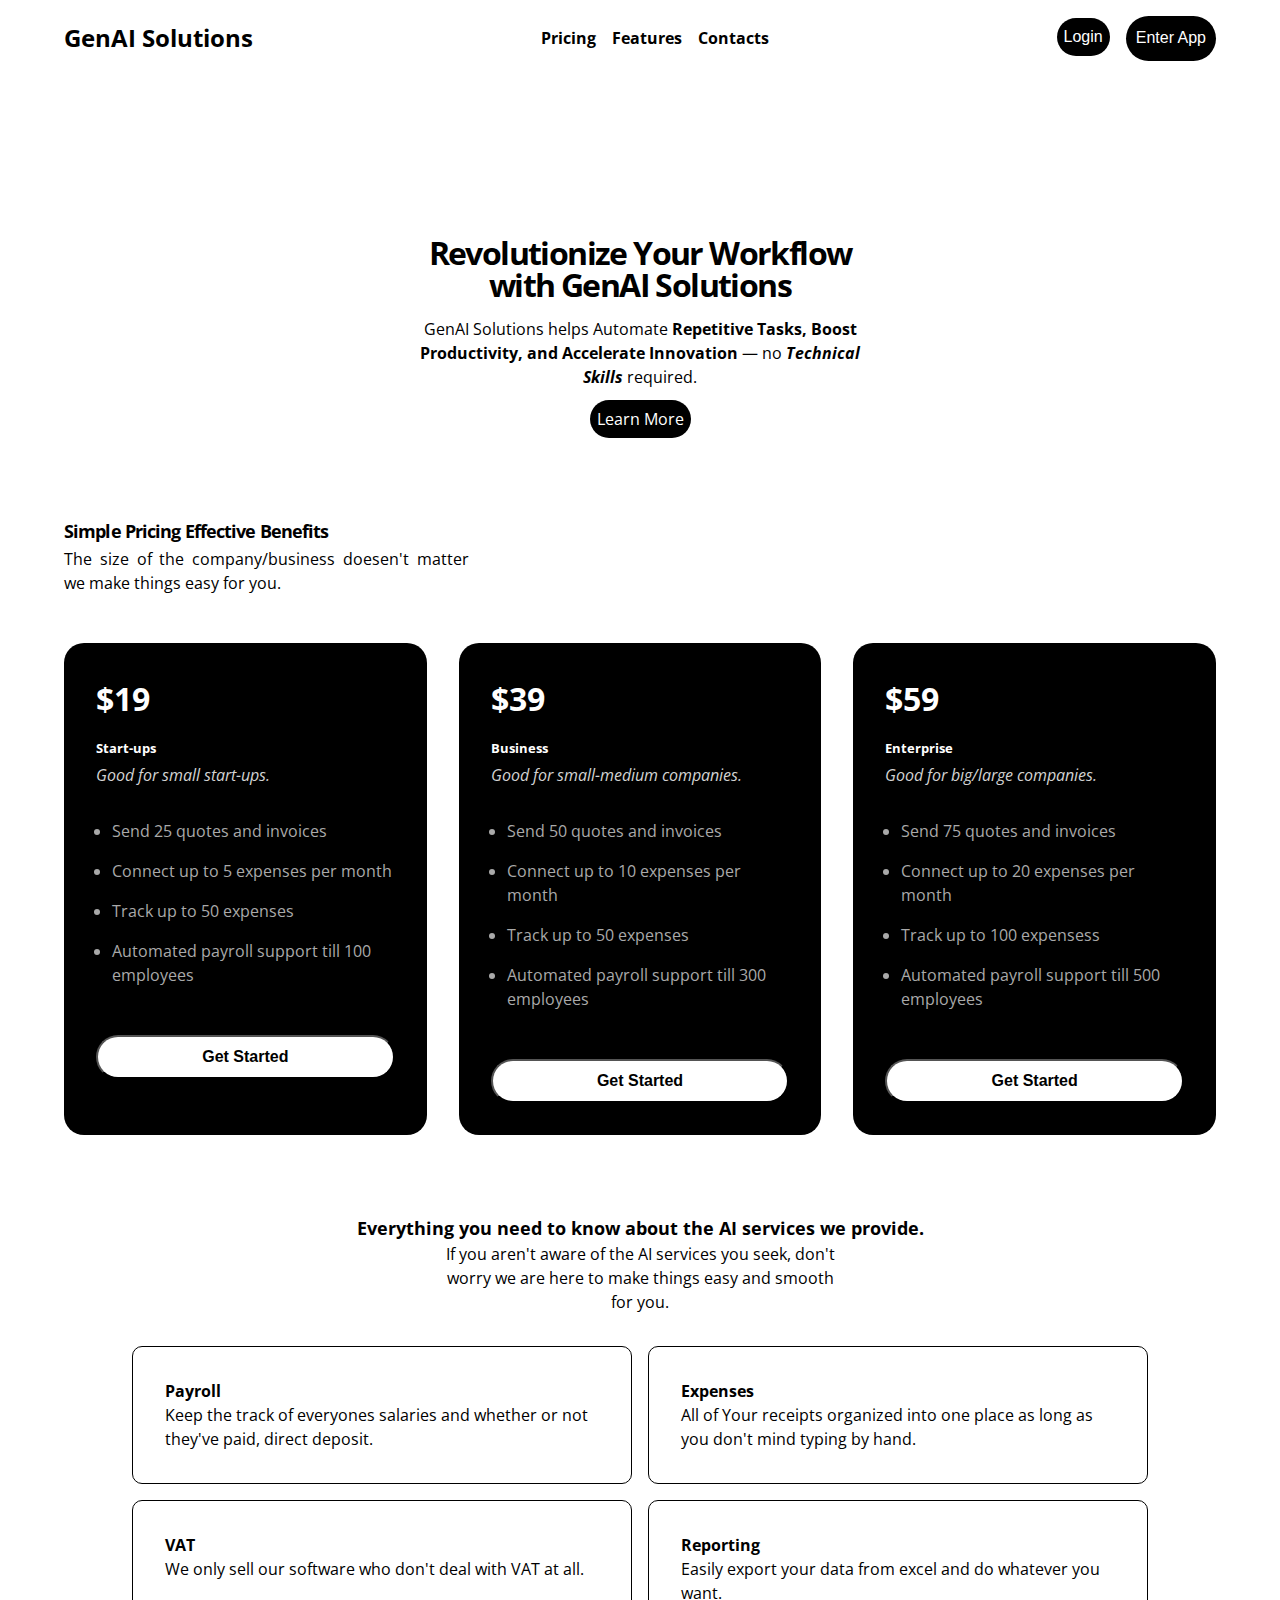
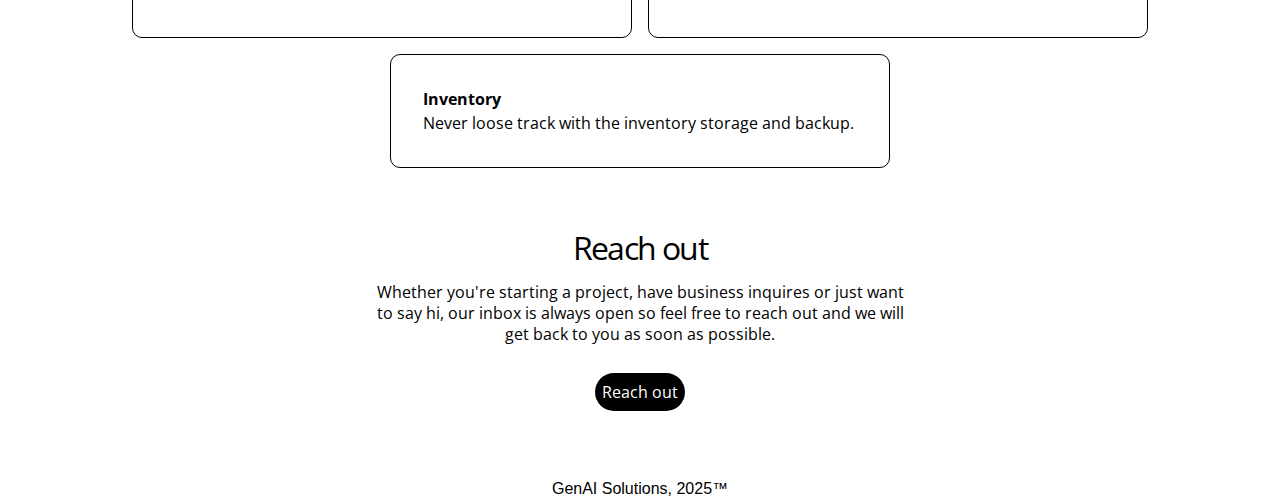
<file: index.html>
<!DOCTYPE html>
<html lang="en">
<head>
    <meta charset="UTF-8">
    <meta name="viewport" content="width=device-width, initial-scale=1.0">
    <title>Flexbox project</title>
    <link rel="stylesheet" href="style.css">
    <link rel="preconnect" href="https://fonts.googleapis.com">
<link rel="preconnect" href="https://fonts.gstatic.com" crossorigin>
<link href="https://fonts.googleapis.com/css2?family=Open+Sans:ital,wght@0,300..800;1,300..800&family=Roboto:ital,wght@0,100..900;1,100..900&display=swap" rel="stylesheet">
</head>
<body>
    <header class="header container">
        <h1 class="header__title">GenAI Solutions</h1>
        <nav class="header__menu">
            <a class="header__link" href="#Pricing">Pricing</a>
            <a class="header__link" href="#Features">Features</a>
            <a class="header__link" href="#Contacts">Contacts</a>
        </nav>
        <div class="header__btn-container">
           <button class="btn1">Login</button>
           <button class="btn2">Enter App</button>
        </div>
    </header>
    <section class="hero container">
        <h2 class="hero__title">Revolutionize Your Workflow with GenAI Solutions</h2>
        <p class="hero__description">GenAI Solutions helps Automate <strong>Repetitive Tasks, Boost Productivity, and Accelerate Innovation</strong> 
            — no <strong><em>Technical Skills</em></strong> required.
        </p>
        <a href="#features" class="btn">Learn More</a>
    </section>
    <section class="Pricing container">
        <h3 class="Pricing__title">Simple Pricing Effective Benefits</h3>
        <p class="pricing__description">The size of the company/business 
            doesen't matter we make things easy for you.</p>
            <div class="pricing__container">
                <div class="pricing__box">
                    <h4 class="Pricing__price">$19</h4>
                    <h5 class="Pricing__plan">Start-ups</h5>
                    <p class="pricing__plan-description">Good for small 
                        start-ups.
                    </p>
                    <ul class="Pricing__features">
                        <li>Send 25 quotes and invoices</li>
                        <li>Connect up to 5 expenses per month</li>
                        <li>Track up to 50 expenses</li>
                        <li>Automated payroll support till 100 employees</li>
                    </ul>
                    <button class="pricing__btn">Get Started</button>
                </div>
                <div class="pricing__box">
                    <h4 class="Pricing__price">$39</h4>
                    <h5 class="Pricing__plan">Business</h5>
                    <p class="pricing__plan-description">Good for small-medium 
                        companies.</p>                        
                        <ul class="Pricing__features">
                            <li>Send 50 quotes and invoices</li>
                            <li>Connect up to 10 expenses per month</li>
                            <li>Track up to 50 expenses</li>
                            <li>Automated payroll support till 300 employees</li>
                        </ul>
                        <button class="pricing__btn">Get Started</button>
                </div>
                <div class="pricing__box">
                    <h4 class="Pricing__price">$59</h4>
                    <h5 class="Pricing__plan">Enterprise</h5>
                    <p class="pricing__plan-description">Good for big/large 
                        companies.</p>                        
                        <ul class="Pricing__features">
                            <li>Send 75 quotes and invoices</li>
                            <li>Connect up to 20 expenses per month</li>
                            <li>Track up to 100 expensess</li>
                            <li>Automated payroll support till 500 employees</li>
                        </ul>
                        <button class="pricing__btn">Get Started</button>
                </div>
            </div>  
        </section>
        <section class="Features"></section>
        <h6 class="title1">Everything you need to know about the AI services we provide.</h6>
        <p class="description">If you aren't aware of the AI services you seek, don't worry we are here
            to make things easy and smooth for you.
        </p>
        <div class="feature__container">
            <div class="features__box">
                <h7 class="features__box-title"><strong>Payroll</strong></h7>
                <p class="features__box-description">Keep the track of 
                    everyones salaries and whether or not they've paid,
                    direct deposit. 
                </p>
            </div>
            <div class="features__box">
                <h7 class="features__box-title"><strong>Expenses</strong></h7>
                <p class="features__box-description">All of Your
                    receipts organized into one place as long as you
                    don't mind typing by hand.
                </p>
            </div>
            <div class="features__box">
                <h7 class="features__box-title"><strong>VAT</strong></h7>
                <p class="features__box-description">We only sell our software 
                    who don't deal with VAT at all.
                </p>
            </div>
            <div class="features__box">
                <h7 class="features__box-title"><strong>Reporting</strong></h7>
                <p class="features__box-description">Easily export your data
                    from excel and do whatever you want. 
                </p>
            </div>
            <div class="features__box">
                <h7 class="features__box-title"><strong>Inventory</strong></h7>
                <p class="features__box-description">Never loose track with the 
                    inventory storage and backup.
                </p>
            </div>
        </div>
        <section class="feature1">
        <h8 class="feature__title">Reach out</h8>
        <p class="feature__description">Whether you're starting a project,
            have business inquires or just want to say hi, our inbox is 
            always open so feel free to reach out and we will get back to
            you as soon as possible.
        </p>
        <a href="mailto:kesh.bhanu11@gmail.com" class="btn1">Reach out</a></section>
        <header class="End_point">GenAI  Solutions, 2025&trade;</header>
</body>
</html>
</file>
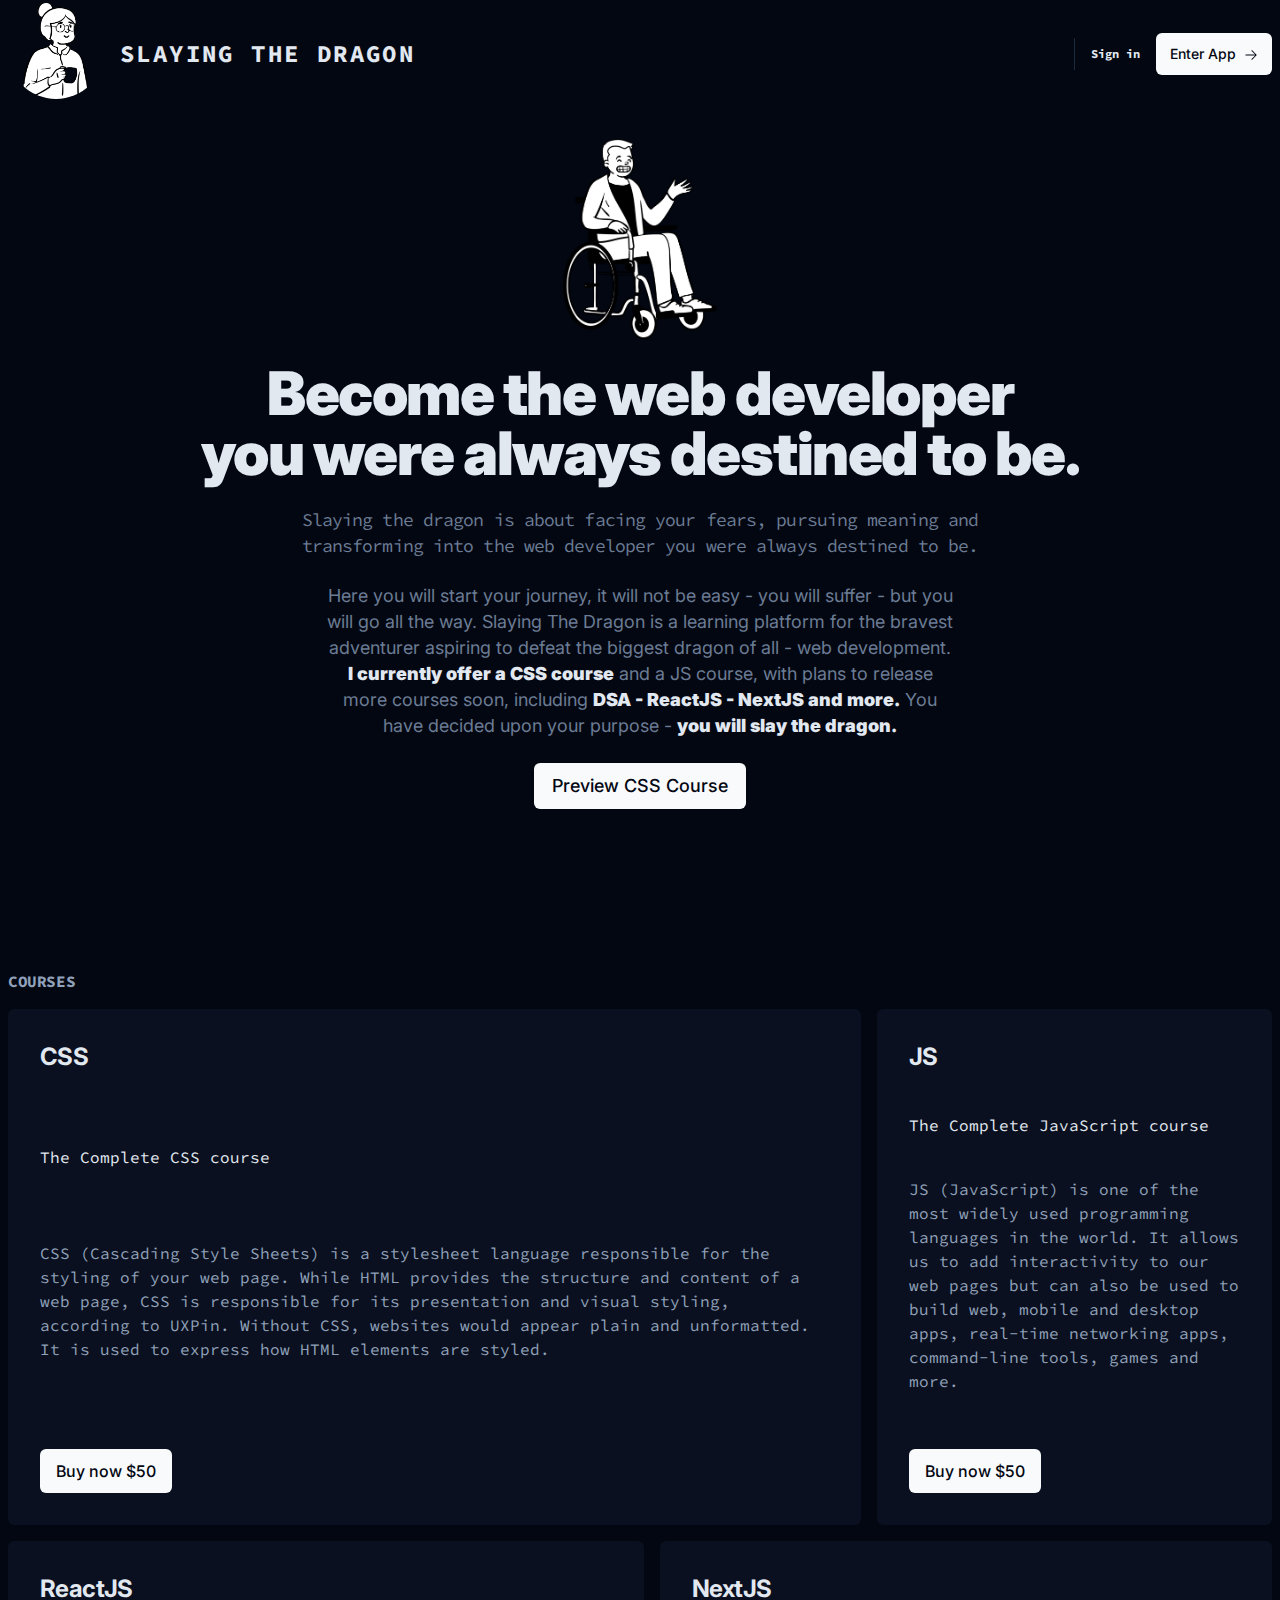
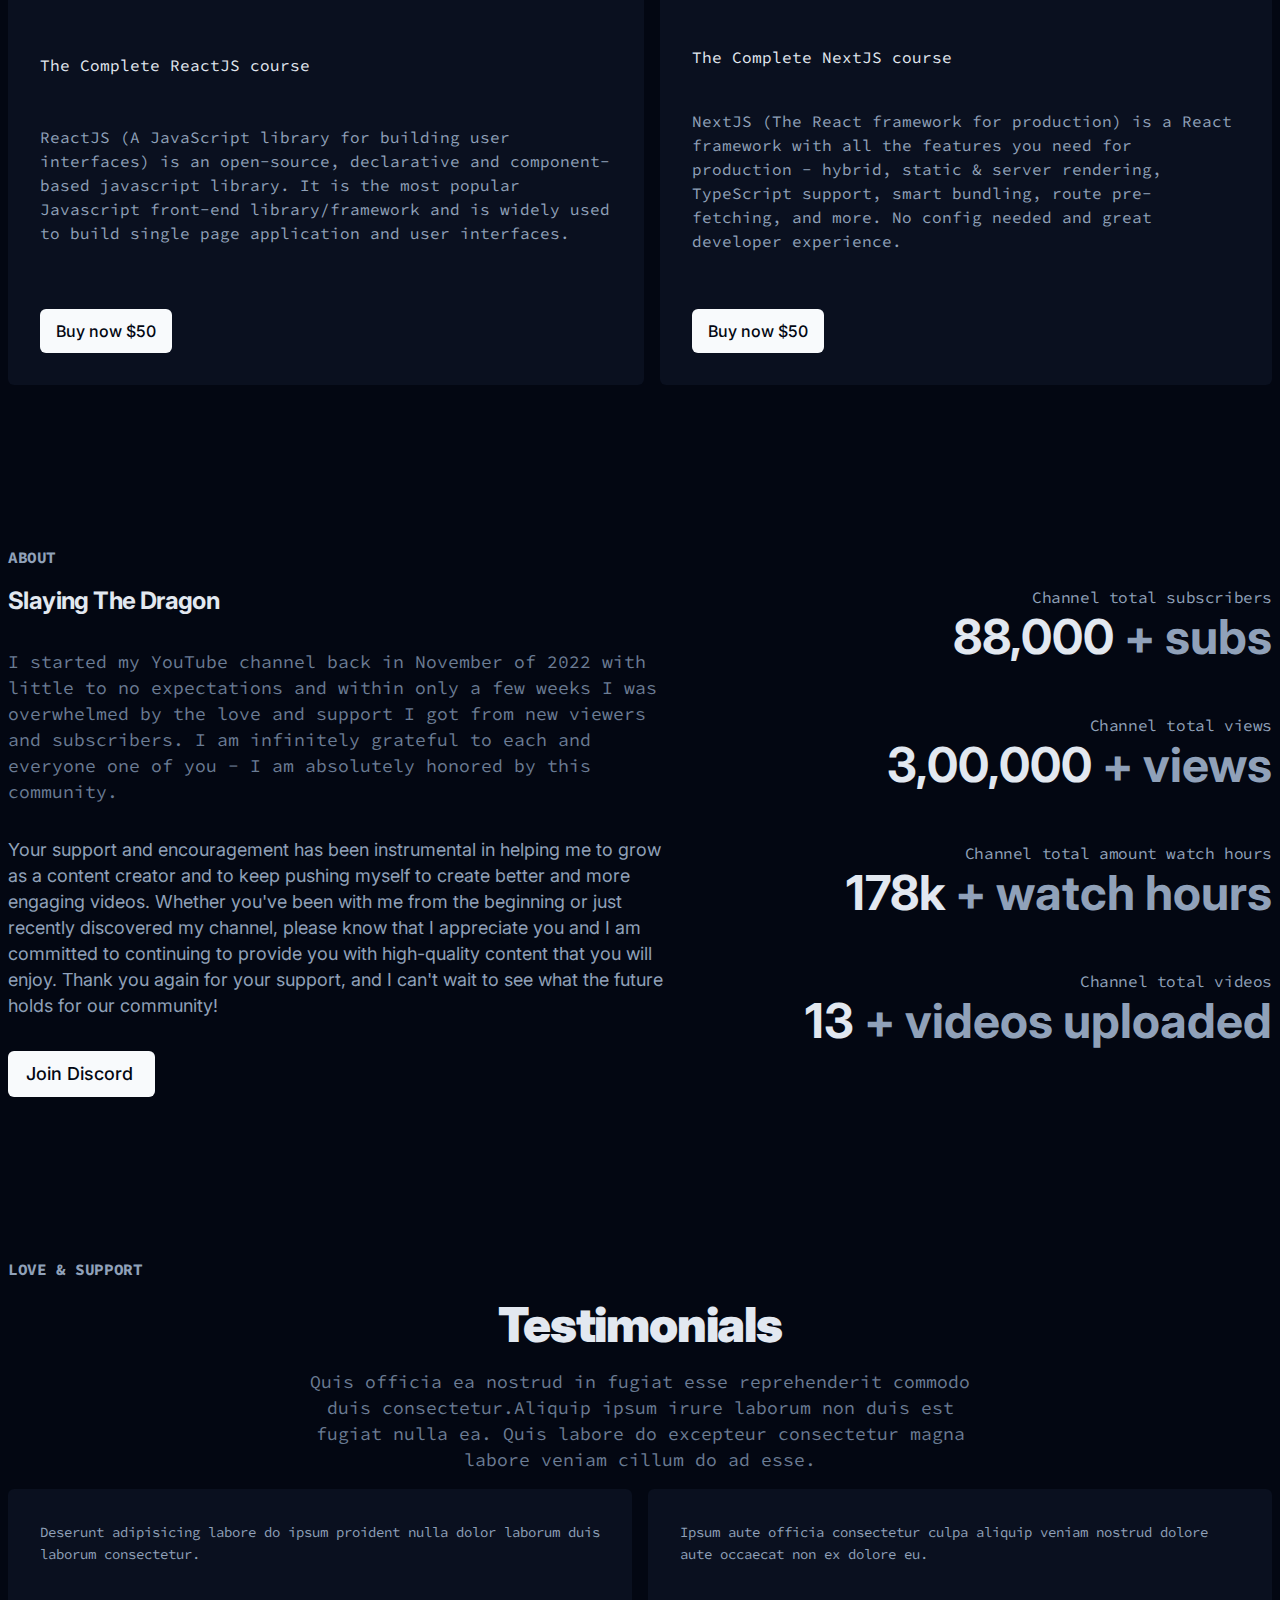
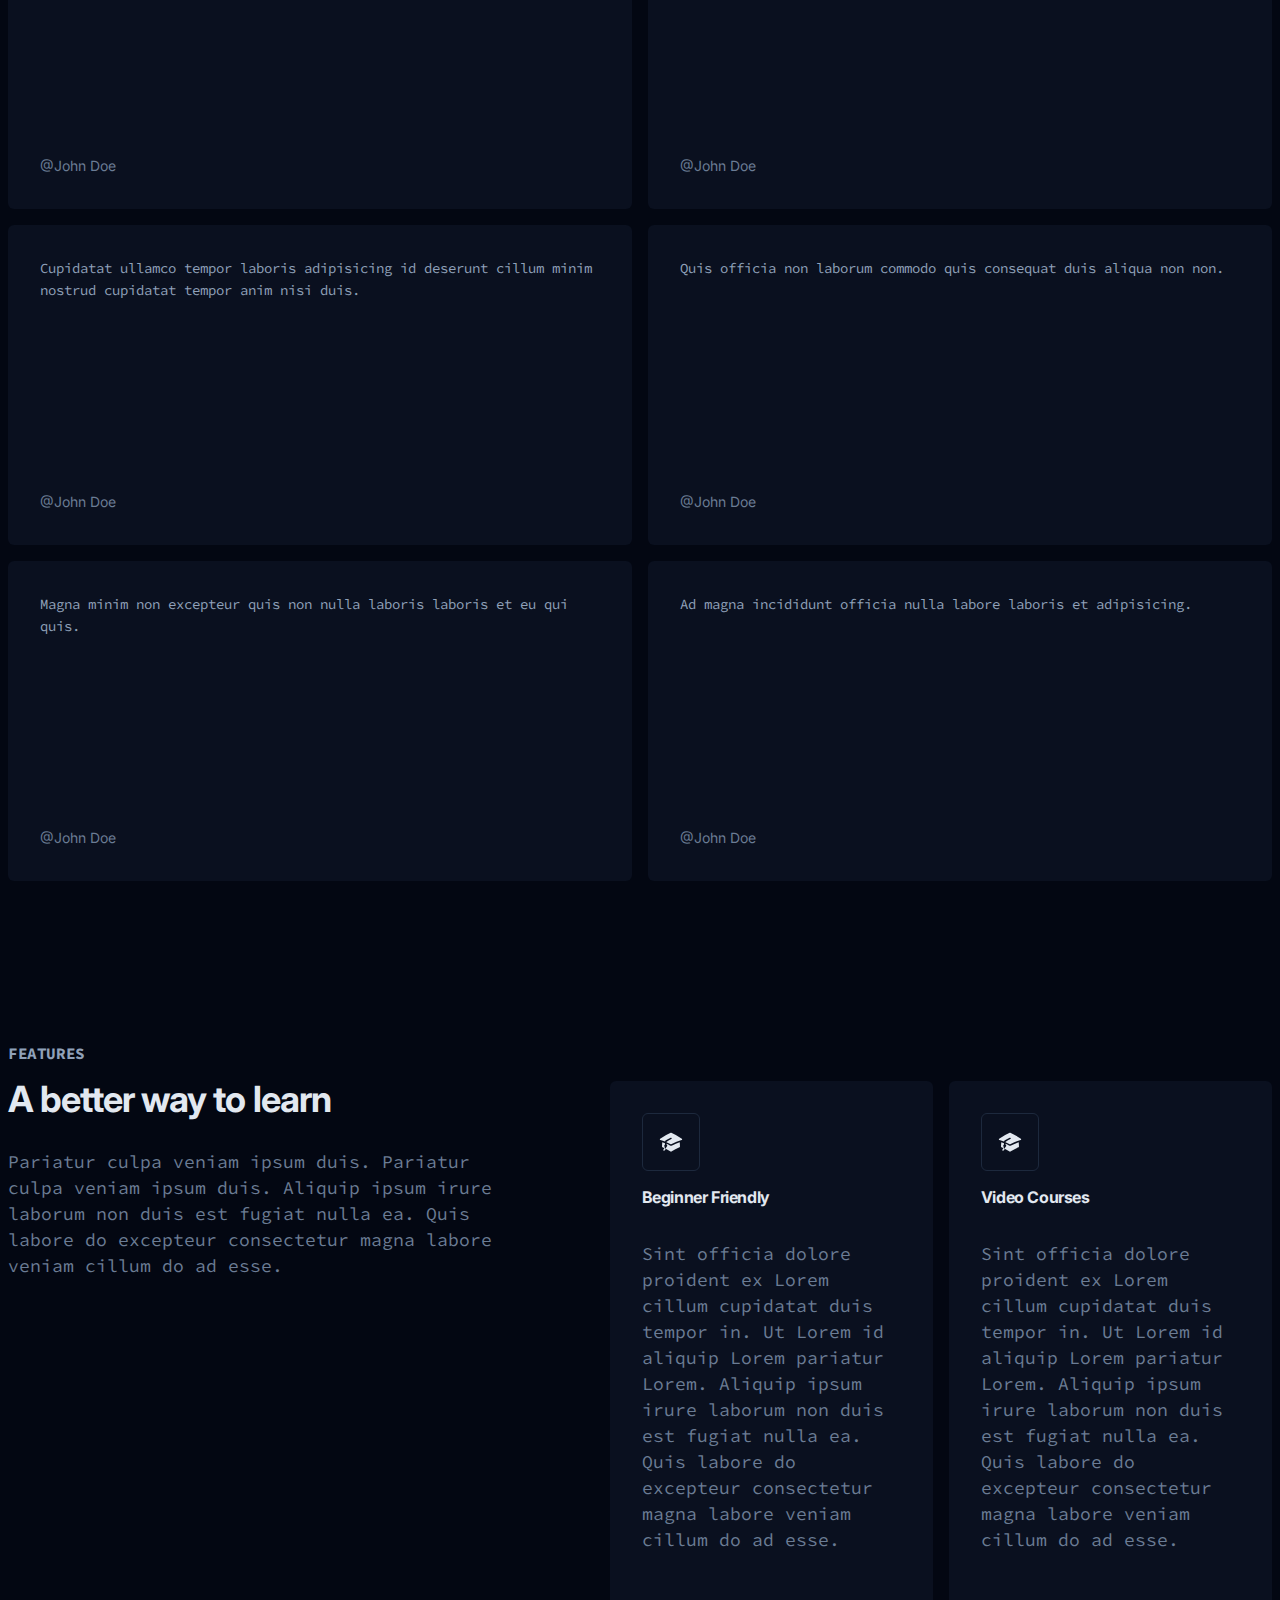
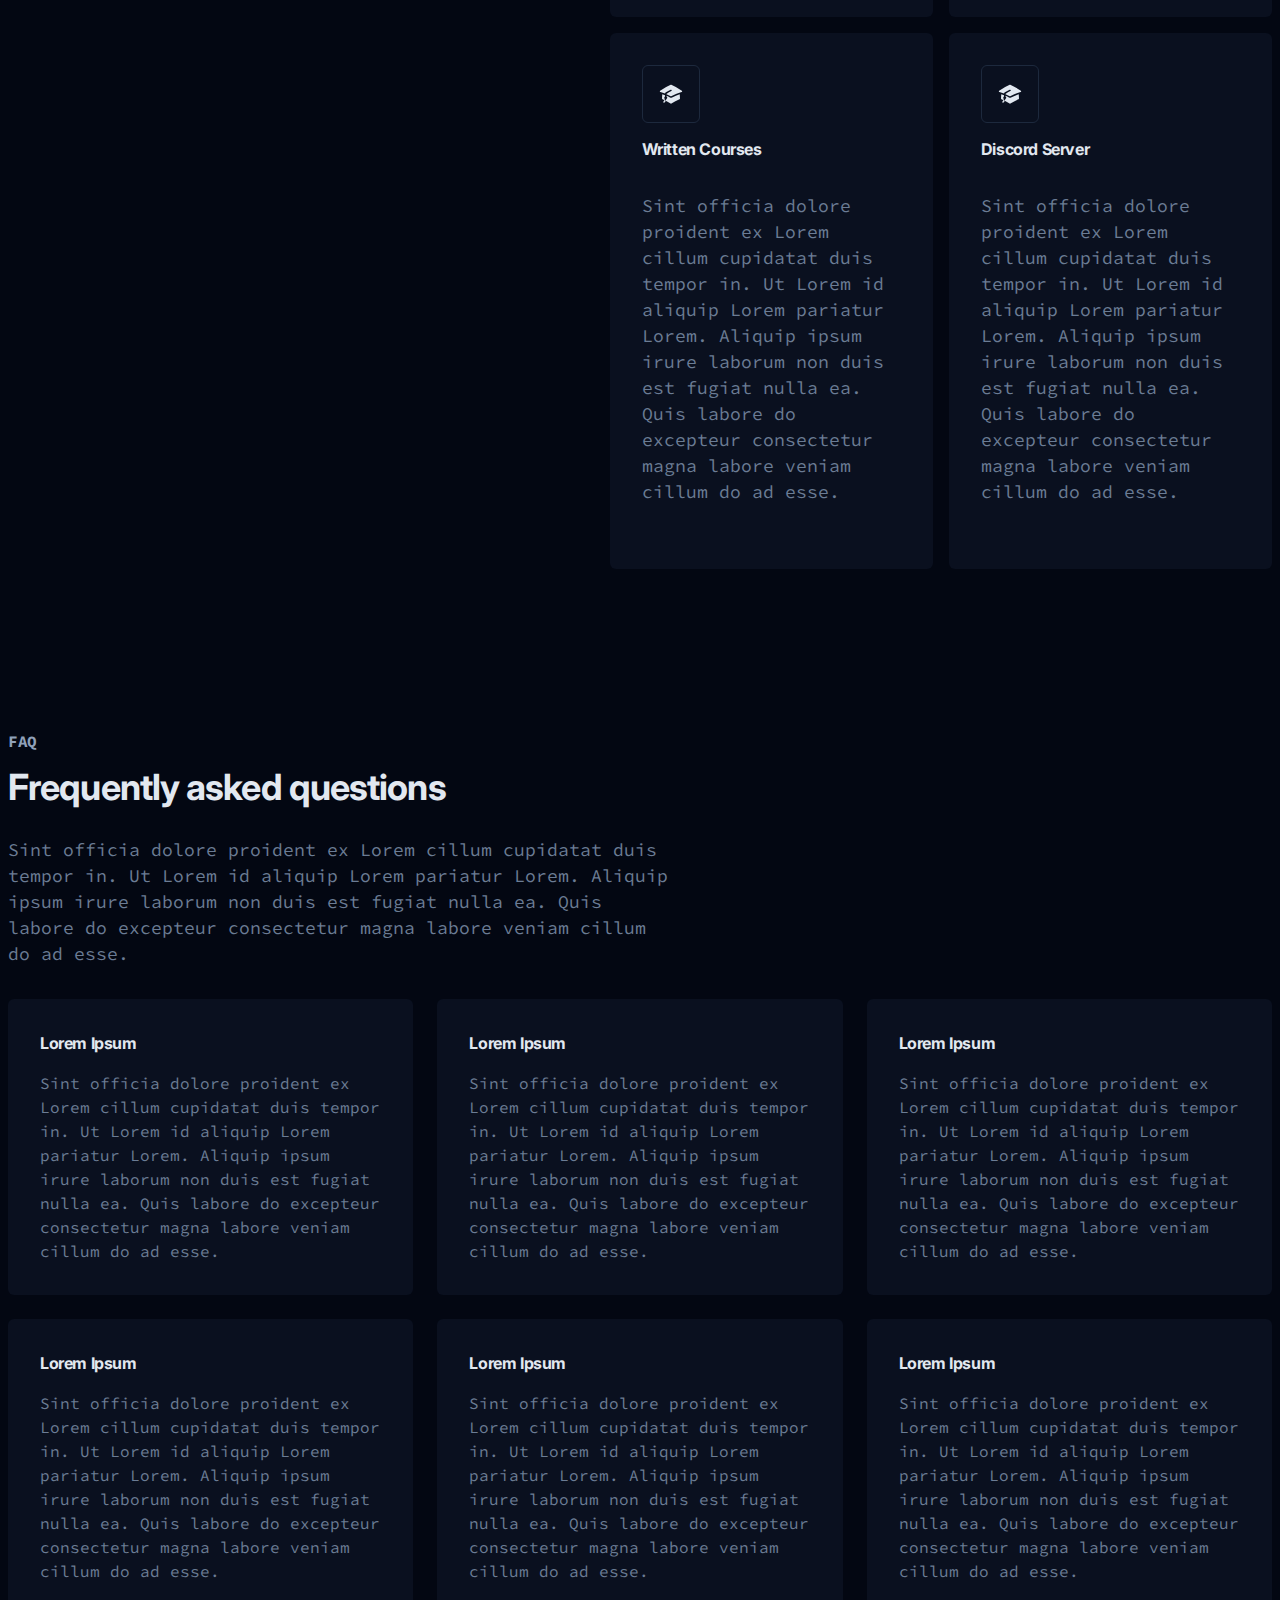
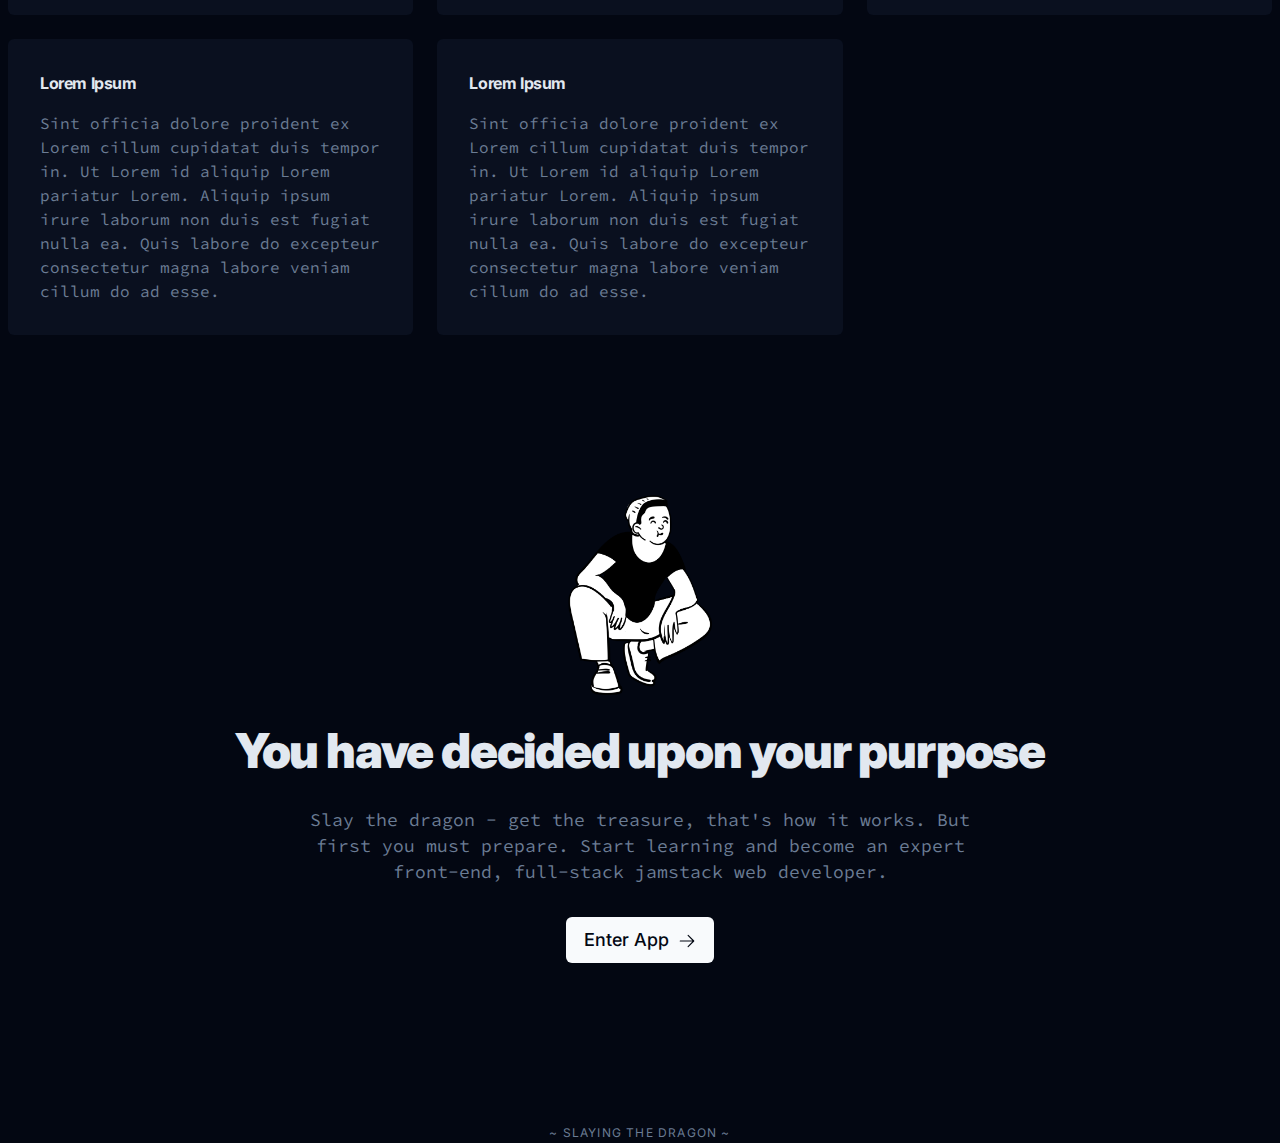
<file: Final_Project/index.html>
<!DOCTYPE html>
<html lang="en">
<head>
    <meta charset="UTF-8">
    <meta name="viewport" content="width=device-width, initial-scale=1.0">
    <link rel="preconnect" href="https://fonts.googleapis.com">
<link rel="preconnect" href="https://fonts.gstatic.com" crossorigin>
<link href="https://fonts.googleapis.com/css2?family=Inter:ital,opsz,wght@0,14..32,100..900;1,14..32,100..900&family=Source+Code+Pro:ital,wght@0,200..900;1,200..900&display=swap" 
rel="stylesheet">
<link rel="stylesheet" href="./styles/modern-normalise.css">
<link rel="stylesheet" href="./styles/global.css">
<link rel="stylesheet" href="./styles/components/header.css">
<link rel="stylesheet" href="./styles/components/mobile-nav.css">
<link rel="stylesheet" href="./styles/components/hero.css">
<link rel="stylesheet" href="./styles/components/pricing.css">
<link rel="stylesheet" href="./styles/components/about.css">
<link rel="stylesheet" href="./styles/components/testimonials.css">
<link rel="stylesheet" href="./styles/components/features.css">
<link rel="stylesheet" href="./styles/components/faq.css">
<link rel="stylesheet" href="./styles/components/cta.css">
<link rel="stylesheet" href="./styles/components/footer.css">
<link rel="stylesheet" href="./styles/utils.css">
<link rel="stylesheet" href="https://cdn.lineicons.com/5.0/lineicons.css" />
    <title>Final Project</title>
    <script src="./src/main.js" type="module"></script>
</head>
<body>
    <header class="header container">
        <div class="header__title-container">
            <img 
        src="./public/logo.png" 
        alt="Girl holding a cup of coffee"
        width="720" 
        height="972"
        class="header__logo"
        />
        <span class="header__title">Slaying The Dragon</span>
        </div>
        <button id="bars-btn" class="header__bars" aria-label="menu button">
            <svg
            aria-hidden="true" 
            xmlns="http://www.w3.org/2000/svg" viewBox="0 0 24 24" fill="currentColor">
            <path fill-rule="evenodd" d="M3 6.75A.75.75 0 0 1 3.75 6h16.5a.75.75 0 0 1 0 1.5H3.75A.75.75 0 0 
            1 3 6.75ZM3 12a.75.75 0 0 
            1 .75-.75h16.5a.75.75 0 0 1 0 1.5H3.75A.75.75 0 0 
            1 3 12Zm0 5.25a.75.75 0 0 1 .75-.75h16.5a.75.75 0 0 1 0 
            1.5H3.75a.75.75 0 0 1-.75-.75Z" 
            clip-rule="evenodd" />
            </svg>
        </button>
        <nav class="header__menu">
            <div class="header__social-container">
                <a 
            title="github"
            aria-label="github link"
            href="https://github.com" target="_blank" rel="noreferrer
            noopener"
            class="header__social"
            ><i aria-hidden="true" class="lni lni-github"></i
                ></a>
            <a 
            title="discord"
            aria-label="discord link"
            href="https://discord.com" target="_blank" rel="noreferrer
            noopener"
            class="header__social"
            ><i aria-hidden="true" class="lni lni-discord"></i
                ></a>
            <a 
            title="youtube"
            aria-label="youtube link"
            href="https://youtube.com" target="_blank" rel="noreferrer
            noopener"
            class="header__social"
            ><i aria-hidden="true" class="lni lni-youtube"></i
                ></a>
                <div class="header__separator"></div>
                <a href="#" class="header__sign-in-btn">Sign in</a>
                <a href="#" class="btn header__enter-app-btn">Enter App 
                    <svg 
                    aria-hidden="true"
                    xmlns="http://www.w3.org/2000/svg" viewBox="0 0 24 24" fill="currentColor" class="header__enter-app-btn__arrow">
                    <path fill-rule="evenodd" d="M12.97 3.97a.75.75 0 0 1 1.06 0l7.5 7.5a.75.75 0 0 1 0 1.06l-7.5 7.5a.75.75 0 1 1-1.06-1.06l6.22-6.22H3a.75.75 0 0 1 0-1.5h16.19l-6.22-6.22a.75.75 0 0 1 0-1.06Z" clip-rule="evenodd" />
                    </svg>
                </a>
            </div>
            
        </nav>
    </header>

    <!-- mobile nav -->
     <div class="mobile-nav" id="mobile-nav">
        <button class="mobile-nav__close-btn" id="close-btn">Close</button>
        <img 
        src="./public/logo.png" 
        alt="Girl holding a cup of coffee"
        width="720" 
        height="972"
        class="mobile-nav__logo"
        />
        <div class="mobile-nav__social-container">
                <a 
            title="github"
            aria-label="github link"
            href="https://github.com" target="_blank" rel="noreferrer
            noopener"
            class="mobile-nav__social"
            ><i aria-hidden="true" class="lni lni-github"></i
                ></a>
            <a 
            title="discord"
            aria-label="discord link"
            href="https://discord.com" target="_blank" rel="noreferrer
            noopener"
            class="mobile-nav__social"
            ><i aria-hidden="true" class="lni lni-discord"></i
                ></a>
            <a 
            title="youtube"
            aria-label="youtube link"
            href="https://youtube.com" target="_blank" rel="noreferrer
            noopener"
            class="mobile-nav__social"
            ><i aria-hidden="true" class="lni lni-youtube"></i
                ></a>
            </div>
             <div class="mobile-nav__separator"></div>
                <a href="#" class="mobile-nav__sign-in-btn">Sign in</a>
                <a href="#" class="btn mobile-nav__enter-app-btn">Enter App 
                    <svg 
                    aria-hidden="true"
                    xmlns="http://www.w3.org/2000/svg" viewBox="0 0 24 24" fill="currentColor" class="mobile-nav__enter-app-btn__arrow">
                    <path fill-rule="evenodd" d="M12.97 3.97a.75.75 0 0 1 1.06 0l7.5 7.5a.75.75 0 0 1 0 1.06l-7.5 7.5a.75.75 0 1 1-1.06-1.06l6.22-6.22H3a.75.75 0 0 1 0-1.5h16.19l-6.22-6.22a.75.75 0 0 1 0-1.06Z" clip-rule="evenodd" />
                    </svg>
                </a>    
     </div>
    <!-- <main> -->
        <section class="hero container">
            <img class="hero__img" src="./public/hero.png" alt="Guy sitting on a wheelchair" 
            width="1386"
            height="1809"
            />
            <h1 class="hero__title">Become the web developer <br class="hero__br">
                you were always destined to be.</h1>
            <p class="hero__description1">
                Slaying the dragon is about facing your fears, pursuing meaning and 
                transforming into the web developer you were always destined to be.
            </p>
            <p class="hero__description2">Here you will start your journey, it will not be easy - you will suffer - but you will go all the way. 
                Slaying The Dragon is a learning platform for the bravest adventurer aspiring to defeat 
                the biggest dragon of all - web development. <strong>I currently offer a CSS course</strong> and a JS course, with plans to release more courses soon, 
                including <strong>DSA - ReactJS - NextJS and more.</strong> You have decided upon your purpose - <strong>you will slay the dragon.
                </strong>
            </p>
            <a href="#" class="hero__btn btn">Preview CSS Course</a>
        </section>
        <section class="pricing container section">
            <h2 class="title">Courses</h2>
            <div class="pricing__box-container">
                <div class="pricing__box pricing__box--0margin pricing__box--css">
                    <h3 class="pricing__title">CSS</h3>
                    <p class="pricing__description1">The Complete CSS course</p>
                    <p class="pricing__description2">CSS (Cascading Style Sheets) is a stylesheet language responsible 
                        for the styling of your web page. While HTML provides the structure and content of a web page, 
                        CSS is responsible for its presentation and visual styling, 
                        according to UXPin. Without CSS, websites would appear plain and unformatted.   
                        It is used to express how HTML elements are styled.</p>
                    <button class="btn pricing__btn">Buy now $50</button>
                </div>
                <div class="pricing__box pricing__box--js">
                    <h3 class="pricing__title">JS</h3>
                    <p class="pricing__description1">The Complete JavaScript course</p>
                    <p class="pricing__description2">JS (JavaScript) is one of the most widely used programming languages in the world. 
                        It allows us to add interactivity to our web pages but can also be used to build web, 
                        mobile and desktop apps, real-time networking apps, command-line tools, games and more.</p>
                    <button class="btn pricing__btn">Buy now $50</button>
                </div>
                <div class="pricing__box pricing__box--react">
                    <h3 class="pricing__title">ReactJS</h3>
                    <p class="pricing__description1">The Complete ReactJS course</p>
                    <p class="pricing__description2">ReactJS (A JavaScript library for building user interfaces) is an open-source, 
                        declarative and component-based javascript library. It is the most popular 
                        Javascript front-end library/framework and is widely used 
                        to build single page application and user interfaces.</p>
                    <button class="btn pricing__btn">Buy now $50</button>
                </div>
                <div class="pricing__box pricing__box--next">
                    <h3 class="pricing__title">NextJS</h3>
                    <p class="pricing__description1">The Complete NextJS course</p>
                    <p class="pricing__description2">NextJS (The React framework for production) is a React 
                        framework with all the features you need for production - hybrid, static & server rendering, TypeScript support, smart bundling, 
                        route pre-fetching, and more. No config needed and great developer experience.</p>
                    <button class="btn pricing__btn">Buy now $50</button>
                </div>
            </div>
        </section>
        <section class="about container section">
            <h2 class="title">About</h2>
            <div class="about__container">
                <div class="about__item1">
                    <h2 class="about__tite">Slaying The Dragon</h2>
                    <p class="about__description1">I started my YouTube channel back in November of 2022 with little to no 
                        expectations and within only a few weeks I was overwhelmed by the love and support I got from new viewers and subscribers.
                        I am infinitely grateful to each and everyone one of you - I am absolutely honored by this community.
                    </p>
                    <p class="about__description2">Your support and encouragement has been instrumental in helping me to grow as a 
                        content creator and to keep pushing myself to create better and more engaging videos. 
                        Whether you've been with me from the beginning or just recently discovered my channel, 
                        please know that I appreciate you and I am committed to continuing to provide you with high-quality content that you will enjoy. 
                        Thank you again for your support, and I can't wait to see what the future holds for our community!
                    </p>
                    <a href="#" target="_blank" rel="noopener noreferrer" class="about__btn btn">Join Discord
                        <i aria-hidden="true" class="lni lni-discord about__btn-discord"></i
                            ></a>
                </div>
                <div class="about__item2">
                    <div>
                    <h3 class="about__label">Channel total subscribers</h3>
                    <p class="about__stat">88,000 <span class="about__stat-span">+ subs</span></p>
                    </div>
                    <div>
                    <h3 class="about__label">Channel total views</h3>
                    <p class="about__stat">3,00,000 <span class="about__stat-span">+ views</span></p>
                    </div>
                    <div>
                    <h3 class="about__label">Channel total amount watch hours</h3>
                    <p class="about__stat">178k <span class="about__stat-span">+ watch hours</span></p>
                    </div>
                    <div>
                    <h3 class="about__label">Channel total videos</h3>
                    <p class="about__stat">13 <span class="about__stat-span">+ videos uploaded</span></p>
                    </div>
                </div>
            </div>
        </section>
        <section class="testimonial container section">
            <h2 class="title">Love & Support</h2>
            <h2 class="testimonial__title"><strong>Testimonials</strong></h2>
            <p class="testimonial__description">
                Quis officia ea nostrud in fugiat esse reprehenderit commodo duis consectetur.Aliquip ipsum irure laborum non duis est fugiat nulla ea.
                Quis labore do excepteur consectetur magna labore veniam cillum do ad esse.
            </p>
            <div class="testimonial__container">
                <div class="testimonial__box testimonial__box--0margin">
                    <p class="testimonial__comment">Deserunt adipisicing labore do ipsum proident nulla dolor laborum duis laborum consectetur.</p>
                    <p class="testimonial__name">@John Doe</p>
                </div>
                <div class="testimonial__box">
                    <p class="testimonial__comment">Ipsum aute officia consectetur culpa aliquip veniam nostrud dolore aute occaecat non ex dolore eu.</p>
                    <p class="testimonial__name">@John Doe</p>
                </div>
                <div class="testimonial__box">
                    <p class="testimonial__comment">Cupidatat ullamco tempor laboris adipisicing id deserunt cillum minim nostrud cupidatat tempor anim nisi duis.</p>
                    <p class="testimonial__name">@John Doe</p>
                </div>
                <div class="testimonial__box">
                    <p class="testimonial__comment">Quis officia non laborum commodo quis consequat duis aliqua non non.</p>
                    <p class="testimonial__name">@John Doe</p>
                </div>
                <div class="testimonial__box">
                    <p class="testimonial__comment">Magna minim non excepteur quis non nulla laboris laboris et eu qui quis.</p>
                    <p class="testimonial__name">@John Doe</p>
                </div>
                <div class="testimonial__box">
                    <p class="testimonial__comment">Ad magna incididunt officia nulla labore laboris et adipisicing.</p>
                    <p class="testimonial__name">@John Doe</p>
                </div>
            </div>
        </section>
        <section class="features container section">
            <h2 class="title">Features</h2>
            <div class="features__container">
                <div class="features__content">
                    <h2 class="features__title">A better way to learn</h2>
                    <p class="features__description">Pariatur culpa veniam ipsum duis. Pariatur culpa veniam ipsum duis.
                        Aliquip ipsum irure laborum non duis est fugiat nulla ea.
                        Quis labore do excepteur consectetur magna labore veniam cillum do ad esse.
                    </p>
                </div>
                <div class="features__grid">
                    <div class="features__box features__box--0margin">
                        <div class="features__box-icon-container">
                            <svg aria-hidden="true"
                        xmlns="http://www.w3.org/2000/svg" viewBox="0 0 24 24" fill="currentColor" class="features__box-icon">
                        <path d="M11.7 2.805a.75.75 0 0 1 .6 0A60.65 60.65 0 0 1 22.83 8.72a.75.75 0 0 1-.231 1.337 49.948 49.948 0 0 0-9.902 3.912l-.003.002c-.114.06-.227.119-.34.18a.75.75 0 0 1-.707 0A50.88 50.88 0 0 0 7.5 12.173v-.224c0-.131.067-.248.172-.311a54.615 54.615 0 0 1 4.653-2.52.75.75 0 0 0-.65-1.352 56.123 56.123 0 0 0-4.78 2.589 1.858 1.858 0 0 0-.859 1.228 49.803 49.803 0 0 0-4.634-1.527.75.75 0 0 1-.231-1.337A60.653 60.653 0 0 1 11.7 2.805Z" />
                        <path d="M13.06 15.473a48.45 48.45 0 0 1 7.666-3.282c.134 1.414.22 2.843.255 4.284a.75.75 0 0 1-.46.711 47.87 47.87 0 0 0-8.105 4.342.75.75 0 0 1-.832 0 47.87 47.87 0 0 0-8.104-4.342.75.75 0 0 1-.461-.71c.035-1.442.121-2.87.255-4.286.921.304 1.83.634 2.726.99v1.27a1.5 1.5 0 0 0-.14 2.508c-.09.38-.222.753-.397 1.11.452.213.901.434 1.346.66a6.727 6.727 0 0 0 .551-1.607 1.5 1.5 0 0 0 .14-2.67v-.645a48.549 48.549 0 0 1 3.44 1.667 2.25 2.25 0 0 0 2.12 0Z" />
                        <path d="M4.462 19.462c.42-.419.753-.89 1-1.395.453.214.902.435 1.347.662a6.742 6.742 0 0 1-1.286 1.794.75.75 0 0 1-1.06-1.06Z" />
                        </svg>
                        </div>
                        <h3 class="features__box-title">Beginner Friendly</h3>
                    <p class="features__description">Sint officia dolore proident ex Lorem cillum cupidatat duis tempor in. 
                        Ut Lorem id aliquip Lorem pariatur Lorem. Aliquip ipsum irure laborum non duis est fugiat nulla ea.
                         Quis labore do excepteur consectetur magna labore veniam cillum do ad esse.</p>
                    </div>                    
                    <div class="features__box"><div class="features__box-icon-container">
                            <svg aria-hidden="true"
                        xmlns="http://www.w3.org/2000/svg" viewBox="0 0 24 24" fill="currentColor" class="features__box-icon">
                        <path d="M11.7 2.805a.75.75 0 0 1 .6 0A60.65 60.65 0 0 1 22.83 8.72a.75.75 0 0 1-.231 1.337 49.948 49.948 0 0 0-9.902 3.912l-.003.002c-.114.06-.227.119-.34.18a.75.75 0 0 1-.707 0A50.88 50.88 0 0 0 7.5 12.173v-.224c0-.131.067-.248.172-.311a54.615 54.615 0 0 1 4.653-2.52.75.75 0 0 0-.65-1.352 56.123 56.123 0 0 0-4.78 2.589 1.858 1.858 0 0 0-.859 1.228 49.803 49.803 0 0 0-4.634-1.527.75.75 0 0 1-.231-1.337A60.653 60.653 0 0 1 11.7 2.805Z" />
                        <path d="M13.06 15.473a48.45 48.45 0 0 1 7.666-3.282c.134 1.414.22 2.843.255 4.284a.75.75 0 0 1-.46.711 47.87 47.87 0 0 0-8.105 4.342.75.75 0 0 1-.832 0 47.87 47.87 0 0 0-8.104-4.342.75.75 0 0 1-.461-.71c.035-1.442.121-2.87.255-4.286.921.304 1.83.634 2.726.99v1.27a1.5 1.5 0 0 0-.14 2.508c-.09.38-.222.753-.397 1.11.452.213.901.434 1.346.66a6.727 6.727 0 0 0 .551-1.607 1.5 1.5 0 0 0 .14-2.67v-.645a48.549 48.549 0 0 1 3.44 1.667 2.25 2.25 0 0 0 2.12 0Z" />
                        <path d="M4.462 19.462c.42-.419.753-.89 1-1.395.453.214.902.435 1.347.662a6.742 6.742 0 0 1-1.286 1.794.75.75 0 0 1-1.06-1.06Z" />
                        </svg>
                        </div>
                        <h3 class="features__box-title">Video Courses</h3>
                    <p class="features__description">Sint officia dolore proident ex Lorem cillum cupidatat duis tempor in. 
                        Ut Lorem id aliquip Lorem pariatur Lorem. Aliquip ipsum irure laborum non duis est fugiat nulla ea.
                         Quis labore do excepteur consectetur magna labore veniam cillum do ad esse.</p>
                        </div>
                    <div class="features__box"><div class="features__box-icon-container">
                            <svg aria-hidden="true"
                        xmlns="http://www.w3.org/2000/svg" viewBox="0 0 24 24" fill="currentColor" class="features__box-icon">
                        <path d="M11.7 2.805a.75.75 0 0 1 .6 0A60.65 60.65 0 0 1 22.83 8.72a.75.75 0 0 1-.231 1.337 49.948 49.948 0 0 0-9.902 3.912l-.003.002c-.114.06-.227.119-.34.18a.75.75 0 0 1-.707 0A50.88 50.88 0 0 0 7.5 12.173v-.224c0-.131.067-.248.172-.311a54.615 54.615 0 0 1 4.653-2.52.75.75 0 0 0-.65-1.352 56.123 56.123 0 0 0-4.78 2.589 1.858 1.858 0 0 0-.859 1.228 49.803 49.803 0 0 0-4.634-1.527.75.75 0 0 1-.231-1.337A60.653 60.653 0 0 1 11.7 2.805Z" />
                        <path d="M13.06 15.473a48.45 48.45 0 0 1 7.666-3.282c.134 1.414.22 2.843.255 4.284a.75.75 0 0 1-.46.711 47.87 47.87 0 0 0-8.105 4.342.75.75 0 0 1-.832 0 47.87 47.87 0 0 0-8.104-4.342.75.75 0 0 1-.461-.71c.035-1.442.121-2.87.255-4.286.921.304 1.83.634 2.726.99v1.27a1.5 1.5 0 0 0-.14 2.508c-.09.38-.222.753-.397 1.11.452.213.901.434 1.346.66a6.727 6.727 0 0 0 .551-1.607 1.5 1.5 0 0 0 .14-2.67v-.645a48.549 48.549 0 0 1 3.44 1.667 2.25 2.25 0 0 0 2.12 0Z" />
                        <path d="M4.462 19.462c.42-.419.753-.89 1-1.395.453.214.902.435 1.347.662a6.742 6.742 0 0 1-1.286 1.794.75.75 0 0 1-1.06-1.06Z" />
                        </svg>
                        </div>
                        <h3 class="features__box-title">Written Courses</h3>
                    <p class="features__description">Sint officia dolore proident ex Lorem cillum cupidatat duis tempor in. 
                        Ut Lorem id aliquip Lorem pariatur Lorem. Aliquip ipsum irure laborum non duis est fugiat nulla ea.
                         Quis labore do excepteur consectetur magna labore veniam cillum do ad esse.</p>
                        </div>
                    <div class="features__box"><div class="features__box-icon-container">
                            <svg aria-hidden="true"
                        xmlns="http://www.w3.org/2000/svg" viewBox="0 0 24 24" fill="currentColor" class="features__box-icon">
                        <path d="M11.7 2.805a.75.75 0 0 1 .6 0A60.65 60.65 0 0 1 22.83 8.72a.75.75 0 0 1-.231 1.337 49.948 49.948 0 0 0-9.902 3.912l-.003.002c-.114.06-.227.119-.34.18a.75.75 0 0 1-.707 0A50.88 50.88 0 0 0 7.5 12.173v-.224c0-.131.067-.248.172-.311a54.615 54.615 0 0 1 4.653-2.52.75.75 0 0 0-.65-1.352 56.123 56.123 0 0 0-4.78 2.589 1.858 1.858 0 0 0-.859 1.228 49.803 49.803 0 0 0-4.634-1.527.75.75 0 0 1-.231-1.337A60.653 60.653 0 0 1 11.7 2.805Z" />
                        <path d="M13.06 15.473a48.45 48.45 0 0 1 7.666-3.282c.134 1.414.22 2.843.255 4.284a.75.75 0 0 1-.46.711 47.87 47.87 0 0 0-8.105 4.342.75.75 0 0 1-.832 0 47.87 47.87 0 0 0-8.104-4.342.75.75 0 0 1-.461-.71c.035-1.442.121-2.87.255-4.286.921.304 1.83.634 2.726.99v1.27a1.5 1.5 0 0 0-.14 2.508c-.09.38-.222.753-.397 1.11.452.213.901.434 1.346.66a6.727 6.727 0 0 0 .551-1.607 1.5 1.5 0 0 0 .14-2.67v-.645a48.549 48.549 0 0 1 3.44 1.667 2.25 2.25 0 0 0 2.12 0Z" />
                        <path d="M4.462 19.462c.42-.419.753-.89 1-1.395.453.214.902.435 1.347.662a6.742 6.742 0 0 1-1.286 1.794.75.75 0 0 1-1.06-1.06Z" />
                        </svg>
                        </div>
                        <h3 class="features__box-title">Discord Server</h3>
                    <p class="features__description">Sint officia dolore proident ex Lorem cillum cupidatat duis tempor in. 
                        Ut Lorem id aliquip Lorem pariatur Lorem. Aliquip ipsum irure laborum non duis est fugiat nulla ea.
                         Quis labore do excepteur consectetur magna labore veniam cillum do ad esse.</p>
                        </div>
                </div>
            </div>
        </section> 
        <section class="faq container section">
            <h2 class="title">FAQ</h2>
            <h2 class="faq__title">Frequently asked questions</h2>
            <p class="faq__description">
                Sint officia dolore proident ex Lorem cillum cupidatat duis tempor in. 
                Ut Lorem id aliquip Lorem pariatur Lorem. Aliquip ipsum irure laborum non duis est fugiat nulla ea.
                Quis labore do excepteur consectetur magna labore veniam cillum do ad esse.
            </p>
            <div class="faq__container">
                <div class="faq__box faq__box--0margin">
                    <h3 class="faq__box-title">Lorem Ipsum</h3>
                    <p class="faq__box-description">Sint officia dolore proident ex Lorem cillum cupidatat duis tempor in. 
                        Ut Lorem id aliquip Lorem pariatur Lorem. Aliquip ipsum irure laborum non duis est fugiat nulla ea.
                         Quis labore do excepteur consectetur magna labore veniam cillum do ad esse.</p>
                </div>
                <div class="faq__box">
                    <h3 class="faq__box-title">Lorem Ipsum</h3>
                    <p class="faq__box-description">Sint officia dolore proident ex Lorem cillum cupidatat duis tempor in. 
                        Ut Lorem id aliquip Lorem pariatur Lorem. Aliquip ipsum irure laborum non duis est fugiat nulla ea.
                         Quis labore do excepteur consectetur magna labore veniam cillum do ad esse.</p>
                </div>
                <div class="faq__box">
                    <h3 class="faq__box-title">Lorem Ipsum</h3>
                    <p class="faq__box-description">Sint officia dolore proident ex Lorem cillum cupidatat duis tempor in. 
                        Ut Lorem id aliquip Lorem pariatur Lorem. Aliquip ipsum irure laborum non duis est fugiat nulla ea.
                         Quis labore do excepteur consectetur magna labore veniam cillum do ad esse.</p>
                </div>
                <div class="faq__box">
                    <h3 class="faq__box-title">Lorem Ipsum</h3>
                    <p class="faq__box-description">Sint officia dolore proident ex Lorem cillum cupidatat duis tempor in. 
                        Ut Lorem id aliquip Lorem pariatur Lorem. Aliquip ipsum irure laborum non duis est fugiat nulla ea.
                         Quis labore do excepteur consectetur magna labore veniam cillum do ad esse.</p>
                </div>
                <div class="faq__box">
                    <h3 class="faq__box-title">Lorem Ipsum</h3>
                    <p class="faq__box-description">Sint officia dolore proident ex Lorem cillum cupidatat duis tempor in. 
                        Ut Lorem id aliquip Lorem pariatur Lorem. Aliquip ipsum irure laborum non duis est fugiat nulla ea.
                         Quis labore do excepteur consectetur magna labore veniam cillum do ad esse.</p>
                </div>
                <div class="faq__box">
                    <h3 class="faq__box-title">Lorem Ipsum</h3>
                    <p class="faq__box-description">Sint officia dolore proident ex Lorem cillum cupidatat duis tempor in. 
                        Ut Lorem id aliquip Lorem pariatur Lorem. Aliquip ipsum irure laborum non duis est fugiat nulla ea.
                         Quis labore do excepteur consectetur magna labore veniam cillum do ad esse.</p>
                </div>
                <div class="faq__box">
                    <h3 class="faq__box-title">Lorem Ipsum</h3>
                    <p class="faq__box-description">Sint officia dolore proident ex Lorem cillum cupidatat duis tempor in. 
                        Ut Lorem id aliquip Lorem pariatur Lorem. Aliquip ipsum irure laborum non duis est fugiat nulla ea.
                         Quis labore do excepteur consectetur magna labore veniam cillum do ad esse.</p>
                </div>
                <div class="faq__box">
                    <h3 class="faq__box-title">Lorem Ipsum</h3>
                    <p class="faq__box-description">Sint officia dolore proident ex Lorem cillum cupidatat duis tempor in. 
                        Ut Lorem id aliquip Lorem pariatur Lorem. Aliquip ipsum irure laborum non duis est fugiat nulla ea.
                         Quis labore do excepteur consectetur magna labore veniam cillum do ad esse.</p>
                </div>
            </div>
        </section>
        <section class="cta container section">
            <img src="./public/cta.png" alt="Guy leaning down" 
            width="1020"
            height="1407"
            class="cta__img"/>
            <h2 class="cta__title">You have decided upon your purpose</h2>
            <p class="cta__description">Slay the dragon - get the treasure, that's how it works. 
                But first you must prepare. 
                Start learning and become an expert front-end, full-stack jamstack web developer.</p>
                <a href="#" class="cta__btn btn">Enter App 
                    <svg aria-hidden="true"
                    xmlns="http://www.w3.org/2000/svg" fill="none" viewBox="0 0 24 24" stroke-width="1.5" stroke="currentColor" class="cta__arrow">
                    <path stroke-linecap="round" stroke-linejoin="round" d="M13.5 4.5 21 12m0 0-7.5 7.5M21 12H3" />
                    </svg>
                </a>
        </section>
    </main>
    <footer class="container section">
        <p class="footer__description">~ Slaying The Dragon ~ </p>
    </footer>
</body>
</html
</file>
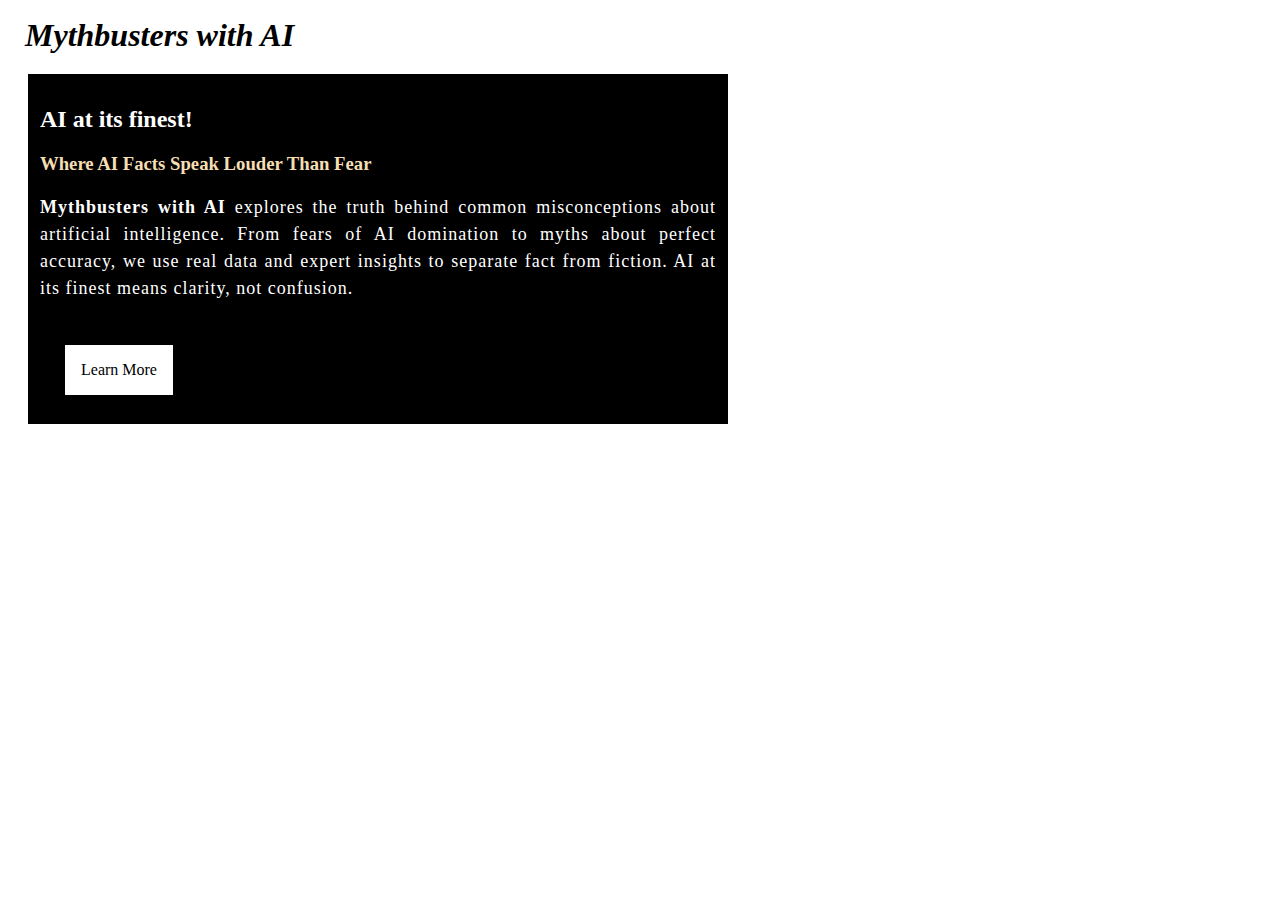
<file: Project-1/index.html>
<!DOCTYPE html>
<html lang="en">
<head>
    <meta charset="UTF-8">
    <meta name="viewport" content="width=device-width, initial-scale=1.0">
    <title>Document</title>
    <link rel="stylesheet" href="style.css">
</head>
<body>
    <h1 class="title">Mythbusters with AI</h1>
<div class="card">
        <h2 class="subtitle">AI at its finest!</h2>
        <h3 class="context">Where AI Facts Speak Louder Than Fear</h3>
        <p><strong>Mythbusters with AI</strong> explores the truth behind common misconceptions about artificial intelligence. 
            From fears of AI domination to myths about perfect accuracy, 
            we use real data and expert insights to separate fact from fiction. 
            AI at its finest means clarity, not confusion.</p>
    <button>Learn More</button>         
</div>

</body>
</html>
</file>
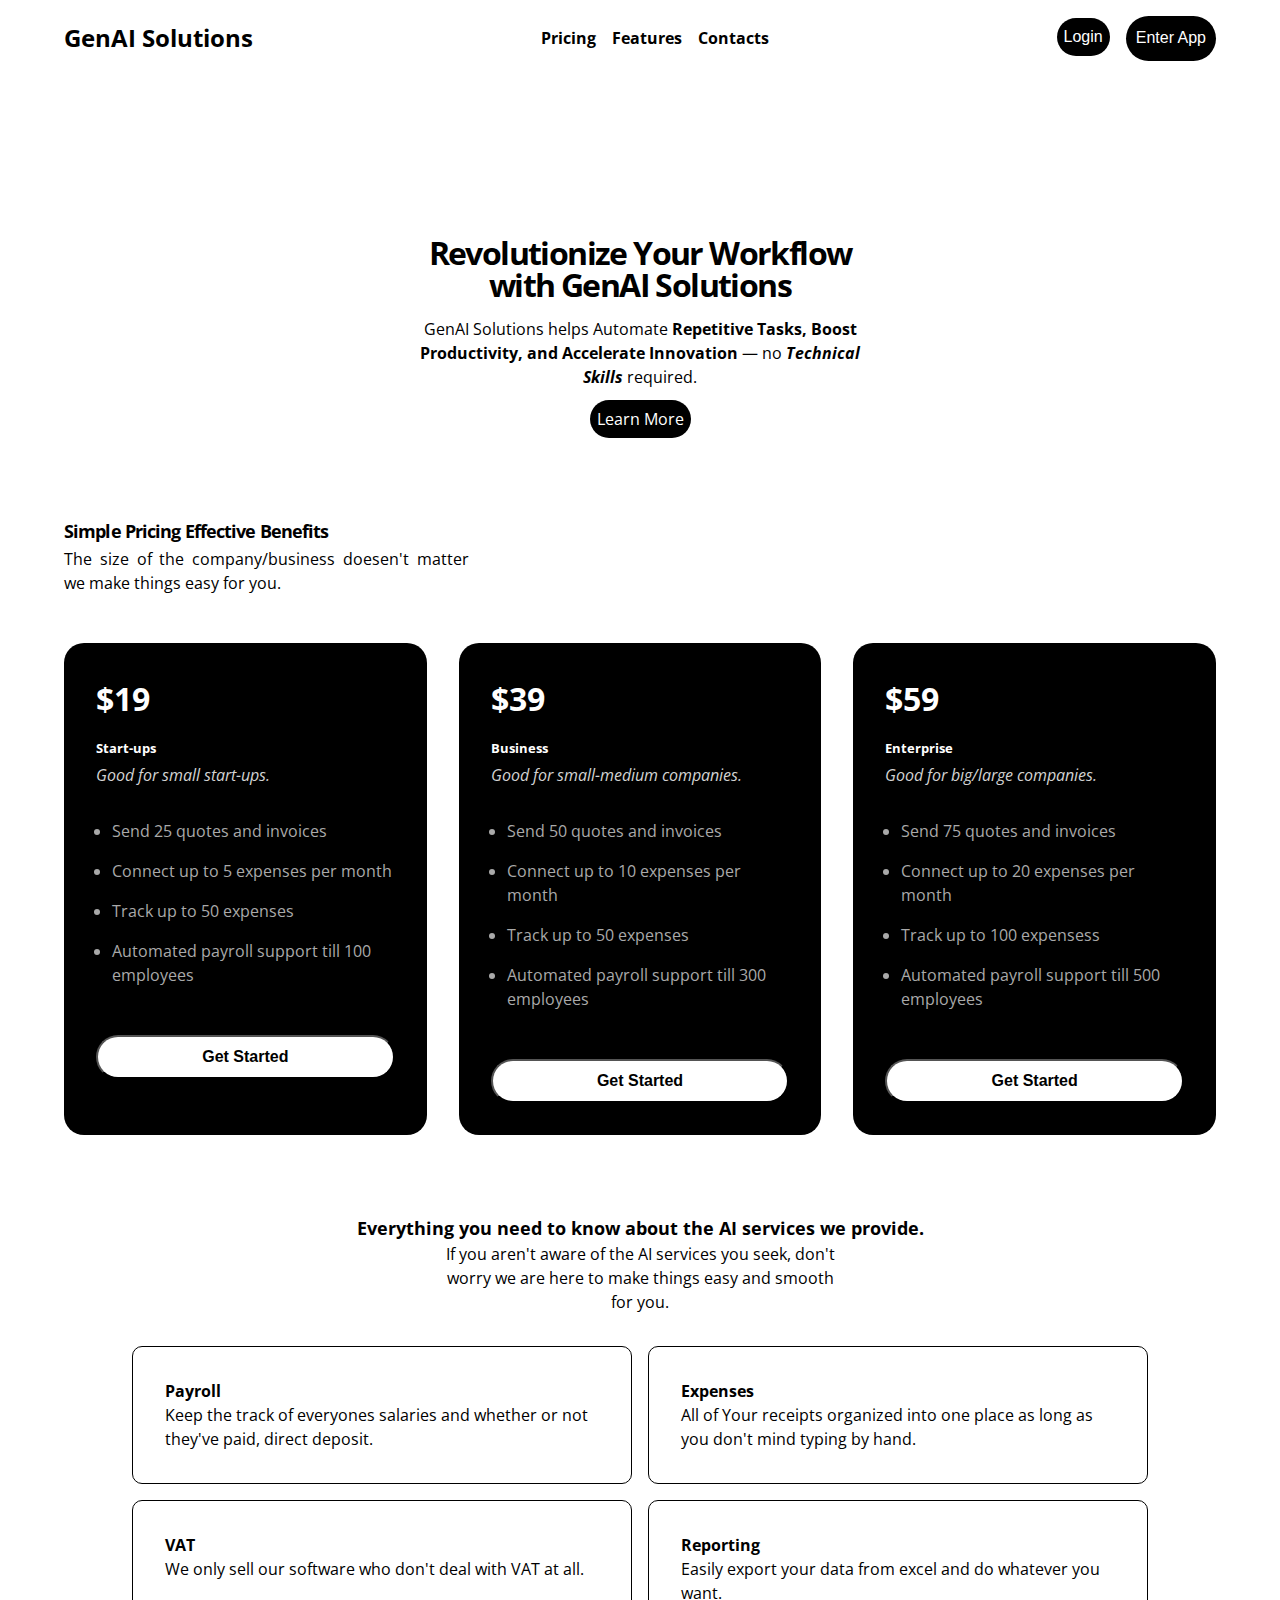
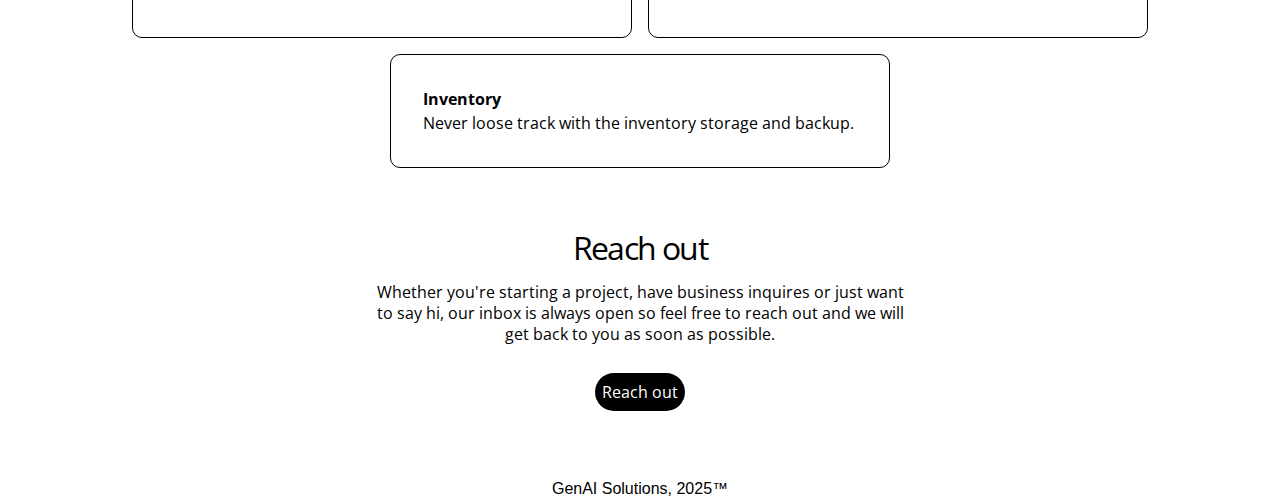
<file: Project-2/index.html>
<!DOCTYPE html>
<html lang="en">
<head>
    <meta charset="UTF-8">
    <meta name="viewport" content="width=device-width, initial-scale=1.0">
    <title>Flexbox project</title>
    <link rel="stylesheet" href="style.css">
    <link rel="preconnect" href="https://fonts.googleapis.com">
<link rel="preconnect" href="https://fonts.gstatic.com" crossorigin>
<link href="https://fonts.googleapis.com/css2?family=Open+Sans:ital,wght@0,300..800;1,300..800&family=Roboto:ital,wght@0,100..900;1,100..900&display=swap" rel="stylesheet">
</head>
<body>
    <header class="header container">
        <h1 class="header__title">GenAI Solutions</h1>
        <nav class="header__menu">
            <a class="header__link" href="#Pricing">Pricing</a>
            <a class="header__link" href="#Features">Features</a>
            <a class="header__link" href="#Contacts">Contacts</a>
        </nav>
        <div class="header__btn-container">
           <button class="btn1">Login</button>
           <button class="btn2">Enter App</button>
        </div>
    </header>
    <section class="hero container">
        <h2 class="hero__title">Revolutionize Your Workflow with GenAI Solutions</h2>
        <p class="hero__description">GenAI Solutions helps Automate <strong>Repetitive Tasks, Boost Productivity, and Accelerate Innovation</strong> 
            — no <strong><em>Technical Skills</em></strong> required.
        </p>
        <a href="#features" class="btn">Learn More</a>
    </section>
    <section class="Pricing container">
        <h3 class="Pricing__title">Simple Pricing Effective Benefits</h3>
        <p class="pricing__description">The size of the company/business 
            doesen't matter we make things easy for you.</p>
            <div class="pricing__container">
                <div class="pricing__box">
                    <h4 class="Pricing__price">$19</h4>
                    <h5 class="Pricing__plan">Start-ups</h5>
                    <p class="pricing__plan-description">Good for small 
                        start-ups.
                    </p>
                    <ul class="Pricing__features">
                        <li>Send 25 quotes and invoices</li>
                        <li>Connect up to 5 expenses per month</li>
                        <li>Track up to 50 expenses</li>
                        <li>Automated payroll support till 100 employees</li>
                    </ul>
                    <button class="pricing__btn">Get Started</button>
                </div>
                <div class="pricing__box">
                    <h4 class="Pricing__price">$39</h4>
                    <h5 class="Pricing__plan">Business</h5>
                    <p class="pricing__plan-description">Good for small-medium 
                        companies.</p>                        
                        <ul class="Pricing__features">
                            <li>Send 50 quotes and invoices</li>
                            <li>Connect up to 10 expenses per month</li>
                            <li>Track up to 50 expenses</li>
                            <li>Automated payroll support till 300 employees</li>
                        </ul>
                        <button class="pricing__btn">Get Started</button>
                </div>
                <div class="pricing__box">
                    <h4 class="Pricing__price">$59</h4>
                    <h5 class="Pricing__plan">Enterprise</h5>
                    <p class="pricing__plan-description">Good for big/large 
                        companies.</p>                        
                        <ul class="Pricing__features">
                            <li>Send 75 quotes and invoices</li>
                            <li>Connect up to 20 expenses per month</li>
                            <li>Track up to 100 expensess</li>
                            <li>Automated payroll support till 500 employees</li>
                        </ul>
                        <button class="pricing__btn">Get Started</button>
                </div>
            </div>  
        </section>
        <section class="Features"></section>
        <h6 class="title1">Everything you need to know about the AI services we provide.</h6>
        <p class="description">If you aren't aware of the AI services you seek, don't worry we are here
            to make things easy and smooth for you.
        </p>
        <div class="feature__container">
            <div class="features__box">
                <h7 class="features__box-title"><strong>Payroll</strong></h7>
                <p class="features__box-description">Keep the track of 
                    everyones salaries and whether or not they've paid,
                    direct deposit. 
                </p>
            </div>
            <div class="features__box">
                <h7 class="features__box-title"><strong>Expenses</strong></h7>
                <p class="features__box-description">All of Your
                    receipts organized into one place as long as you
                    don't mind typing by hand.
                </p>
            </div>
            <div class="features__box">
                <h7 class="features__box-title"><strong>VAT</strong></h7>
                <p class="features__box-description">We only sell our software 
                    who don't deal with VAT at all.
                </p>
            </div>
            <div class="features__box">
                <h7 class="features__box-title"><strong>Reporting</strong></h7>
                <p class="features__box-description">Easily export your data
                    from excel and do whatever you want. 
                </p>
            </div>
            <div class="features__box">
                <h7 class="features__box-title"><strong>Inventory</strong></h7>
                <p class="features__box-description">Never loose track with the 
                    inventory storage and backup.
                </p>
            </div>
        </div>
        <section class="feature1">
        <h8 class="feature__title">Reach out</h8>
        <p class="feature__description">Whether you're starting a project,
            have business inquires or just want to say hi, our inbox is 
            always open so feel free to reach out and we will get back to
            you as soon as possible.
        </p>
        <a href="mailto:kesh.bhanu11@gmail.com" class="btn1">Reach out</a></section>
        <header class="End_point">GenAI  Solutions, 2025&trade;</header>
</body>
</html>
</file>
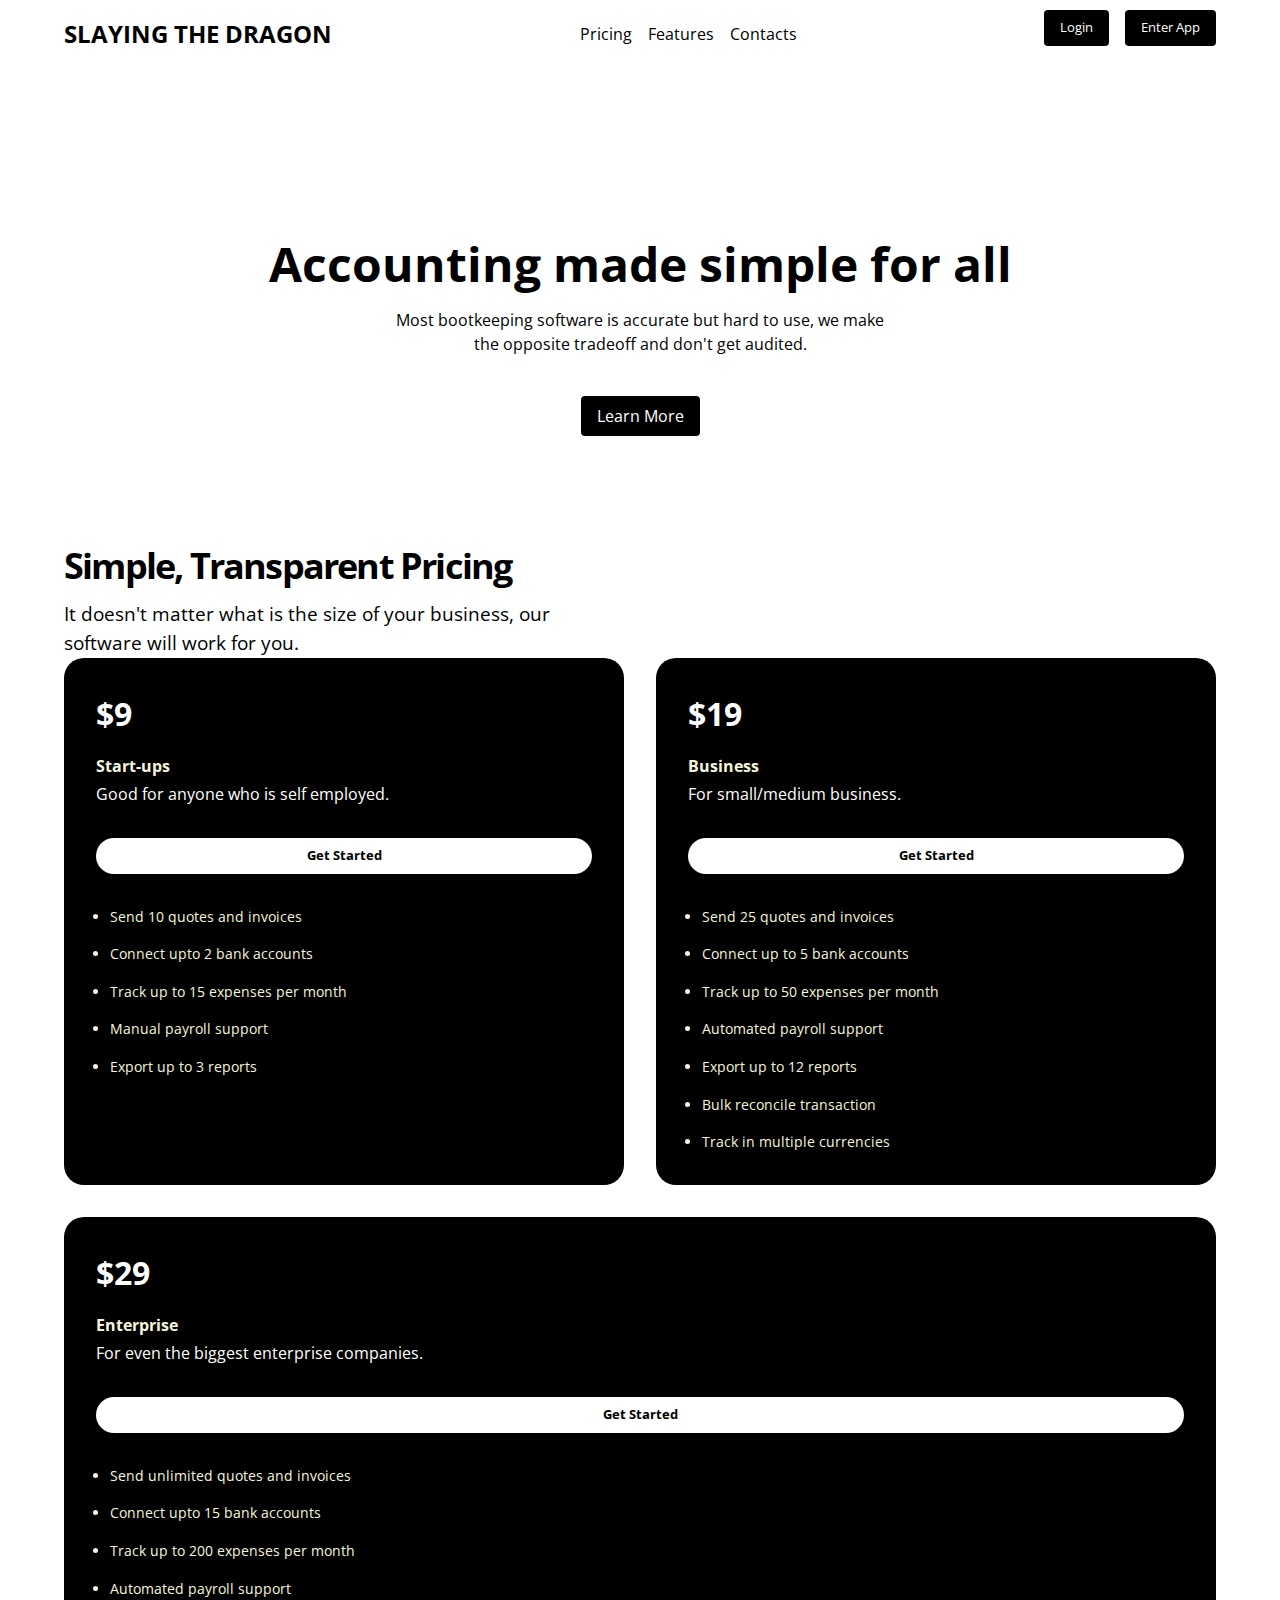
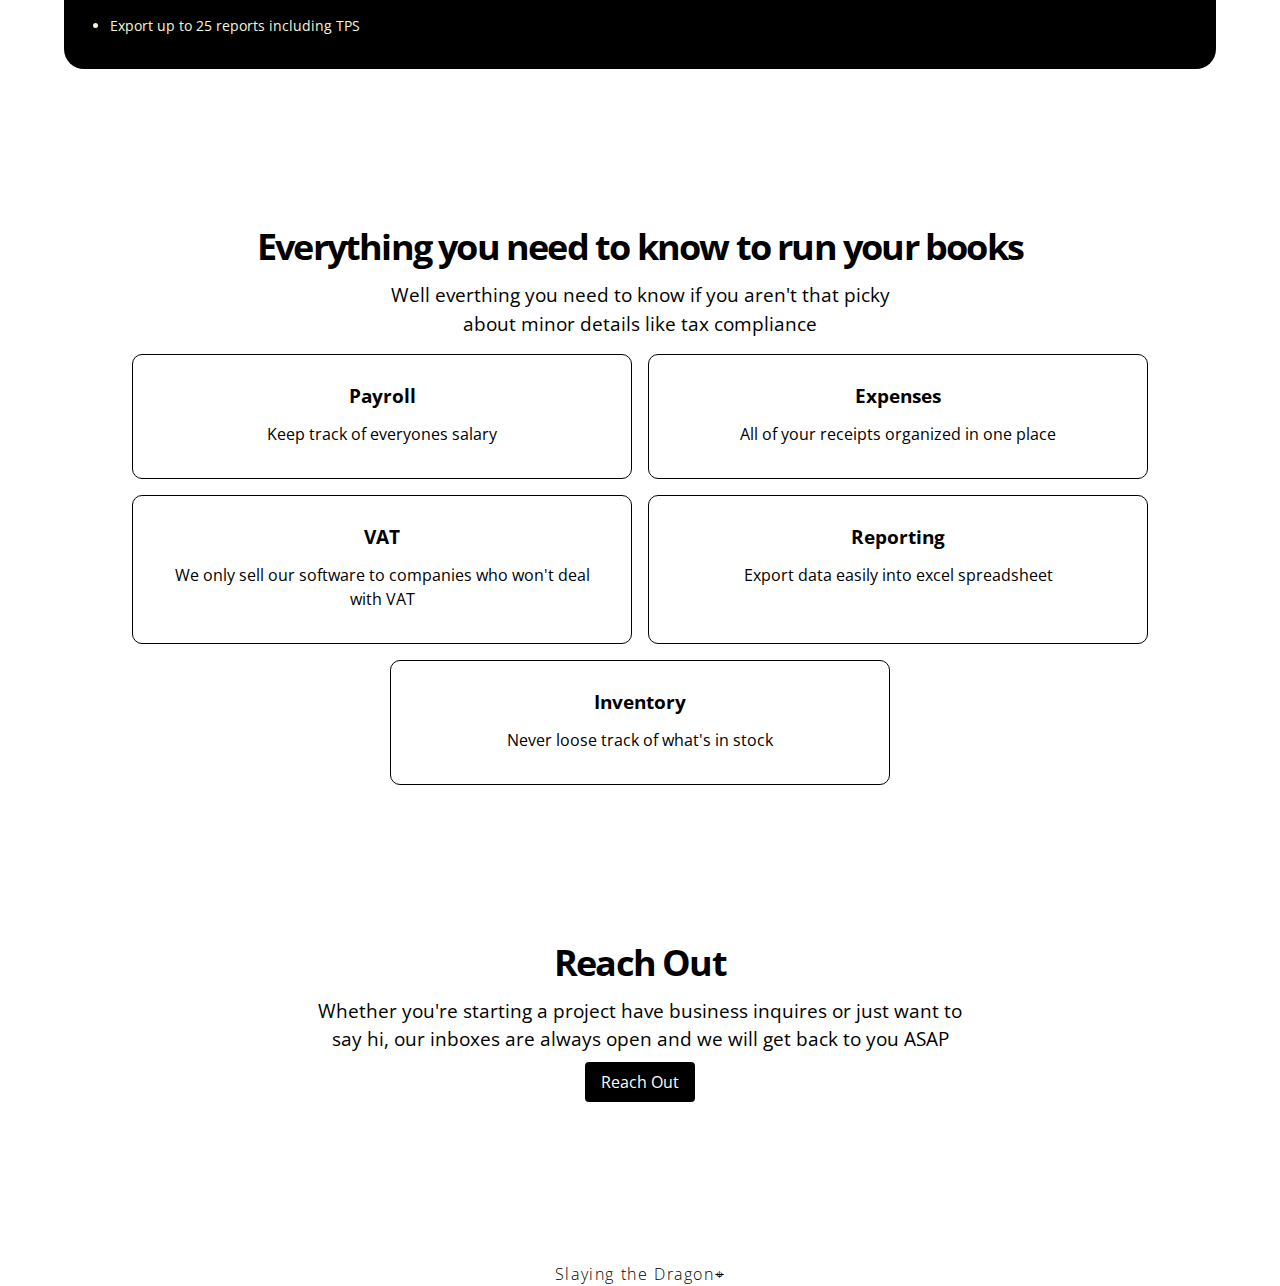
<file: Project-3/index.html>
<!DOCTYPE html>
<html lang="en">
<head>
    <meta charset="UTF-8">
    <meta name="viewport" content="width=device-width, initial-scale=1.0">
    <title>Flexbox project</title>
    <link rel="stylesheet" href="style.css">
    <link rel="preconnect" href="https://fonts.googleapis.com">
<link rel="preconnect" href="https://fonts.gstatic.com" crossorigin>
<link href="https://fonts.googleapis.com/css2?family=Open+Sans:ital,wght@0,300..800;1,300..800&family=Roboto:ital,wght@0,100..900;1,100..900&display=swap" rel="stylesheet">
</head>
<body>
    <header class="header">
        <h2 class="header__title">Slaying the Dragon</h2>
        <nav class="header__menu">
            <a class="header__link" href="#Pricing">Pricing</a>
            <a class="header__link" href="#Features">Features</a>
            <a class="header__link" href="#Contacts">Contacts</a>
        </nav>
        <div class="header__btn-container">
            <button class="btn">Login</button>
            <button class="btn">Enter App</button>
        </div>
        <button class="header__bars">
            <svg xmlns="http://www.w3.org/2000/svg" fill="none" viewBox="0 0 24 24" stroke-width="1.5" stroke="currentColor">
                <path stroke-linecap="round" stroke-linejoin="round" d="M3.75 6.75h16.5M3.75 12h16.5m-16.5 5.25h16.5" />
            </svg>
        </button>
    </header>
    <section class="hero container">
        <h1 class="hero__title">Accounting made simple for all</h1>
        <p class="hero__description">Most bootkeeping software is
            accurate but hard to use, we make the opposite tradeoff and
            don't get audited.
        </p>
        <a href="#features" class="btn hero__btn" >Learn More</a>
    </section>
    <section class="pricing container">
        <h2 class="pricing__title">Simple, Transparent Pricing</h2>
        <p class="pricing__description">It doesn't matter what is the size
            of your business, our software will work for you.
        </p>
        <div class="pricing__container">
            <div class="pricing__box">
                <h3 class="pricing__price">$9</h3>
                <h4 class="pricing__plan">Start-ups</h4>
                <p class="pricing__plan-description">Good for anyone
                    who is self employed.
                </p>
                <button class="pricing__btn">Get Started</button>
                <ul class="pricing__features">
                    <li>Send 10 quotes and invoices</li>
                    <li>Connect upto 2 bank accounts</li>
                    <li>Track up to 15 expenses per month</li>
                    <li>Manual payroll support</li>
                    <li>Export up to 3 reports</li>
                </ul>
            </div>
            <div class="pricing__box">
                <h3 class="pricing__price">$19</h3>
                <h4 class="pricing__plan">Business</h4>
                <p class="pricing__plan-description">For small/medium 
                    business.
                </p>
                <button class="pricing__btn">Get Started</button>
                <ul class="pricing__features">
                    <li>Send 25 quotes and invoices</li>
                    <li>Connect up to 5 bank accounts</li>
                    <li>Track up to 50 expenses per month</li>
                    <li>Automated payroll support</li>
                    <li>Export up to 12 reports</li>
                    <li>Bulk reconcile transaction</li>
                    <li>Track in multiple currencies</li>
                </ul>
            </div>
            <div class="pricing__box">
                <h3 class="pricing__price">$29</h3>
                <h4 class="pricing__plan">Enterprise</h4>
                <p class="pricing__plan-description">For even the biggest 
                    enterprise companies.
                </p>
                <button class="pricing__btn">Get Started</button>
                <ul class="pricing__features">
                    <li>Send unlimited quotes and invoices</li>
                    <li>Connect upto 15 bank accounts</li>
                    <li>Track up to 200 expenses per month</li>
                    <li>Automated payroll support</li>
                    <li>Export up to 25 reports including TPS</li>
                </ul>
            </div>
        </div>
        </section>
        <section class="features container">
        <h2 class="features__title">Everything you need to know to run your books</h2>
        <p class="features__description">Well everthing you need to know if you aren't that picky about minor details like tax compliance
            </p>
            <div class="features__container">
                <div class="features__box">
                    <h3 class="features__box-title">Payroll</h3>
                    <p class="features__box-description">Keep track of everyones salary</p>
                </div>
                <div class="features__box">
                    <h3 class="features__box-title">Expenses</h3>
                    <p class="features__box-description">All of your receipts organized in one place</p>
                </div>
                <div class="features__box">
                    <h3 class="features__box-title">VAT</h3>
                    <p class="features__box-description">We only sell our software to companies who won't deal with VAT</p>
                </div>
                <div class="features__box">
                    <h3 class="features__box-title">Reporting</h3>
                    <p class="features__box-description">Export data easily into excel spreadsheet</p>
                </div>
                <div class="features__box">
                    <h3 class="features__box-title">Inventory</h3>
                    <p class="features__box-description">Never loose track of what's in stock</p>
                </div>
            </div>
        </section> 
        <section class ="contact container">
            <h2 class="contact__title">Reach Out</h2>
            <p class="contact__description">Whether you're starting 
                a project have business inquires or just want to say hi, 
                our inboxes are always open and we will get back to you ASAP</p>
                <a class="btn contact__btn" href="mailto:kesh.bhanu11@gmailcom">Reach Out</a>
        </section>
        <section class="footer container">
            <h2 class="footer__title">Slaying the Dragon&target;</h2>
        </section> 
</body>
</html>
</file>
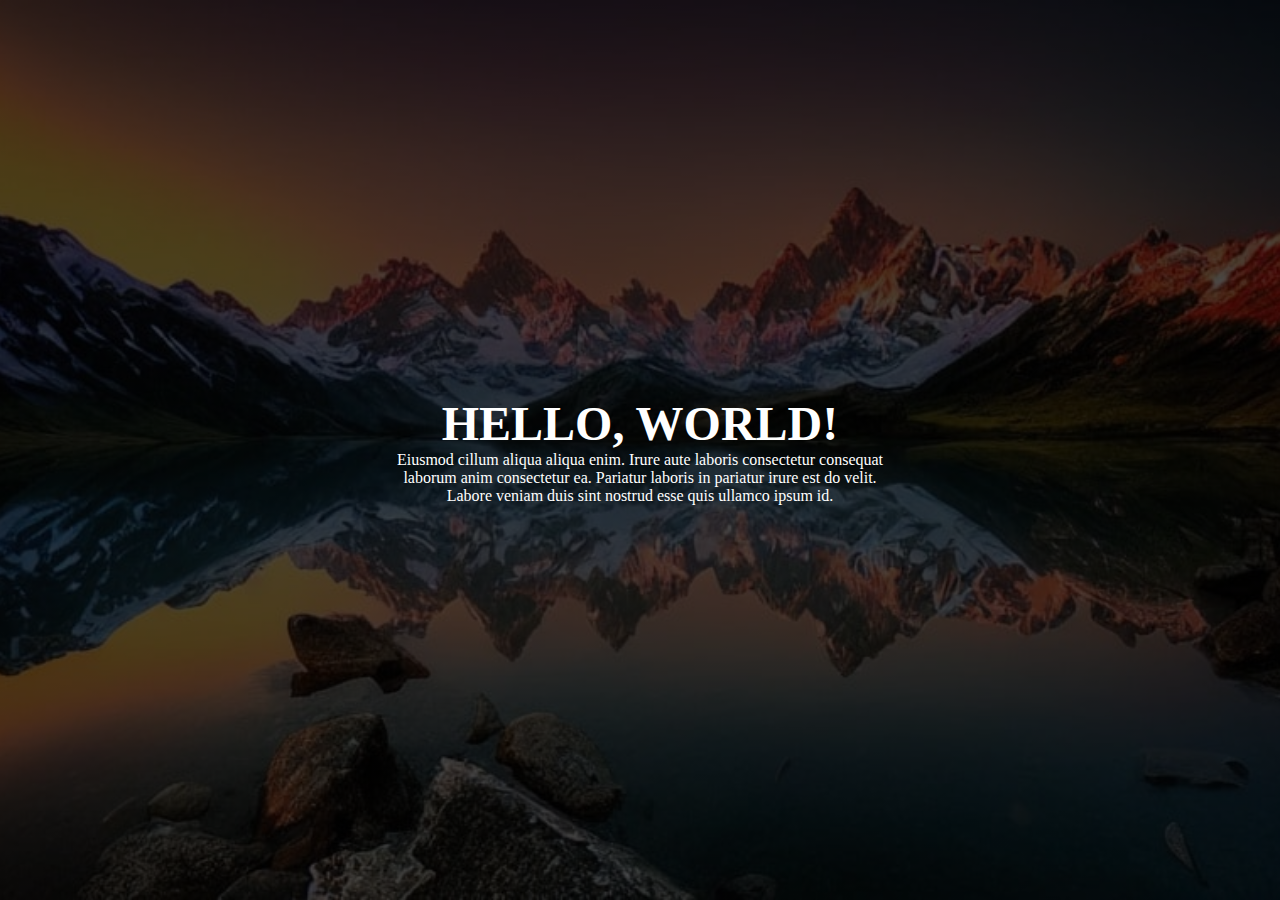
<file: Project-4/index.html>
<!DOCTYPE html>
<html lang="en">
<head>
    <meta charset="UTF-8">
    <meta name="viewport" content="width=device-width, initial-scale=1.0">
    <title>Document</title>
    <link rel="stylesheet" href="style.css">
</head>
<body>
 <section class="hero">
    <h1 class="hero__title">Hello, World!</h1>
    <p class="hero__description">Eiusmod cillum aliqua aliqua enim. 
        Irure aute laboris consectetur consequat laborum anim consectetur ea. 
        Pariatur laboris in pariatur irure est do velit. 
        Labore veniam duis sint nostrud esse quis ullamco ipsum id.
    </p>
 </section>   
</body>
</html>
</file>
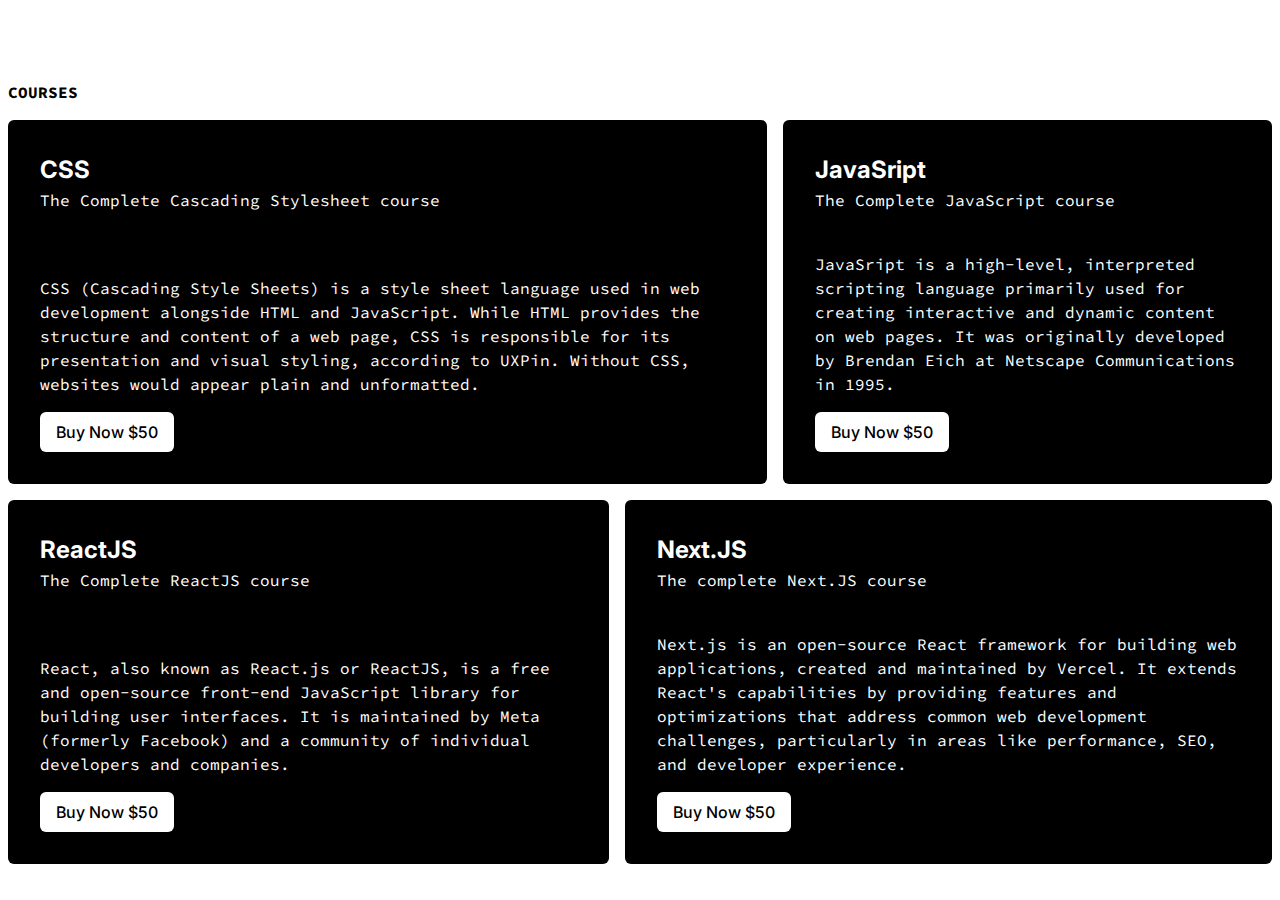
<file: Project-5/index.html>
<!DOCTYPE html>
<html lang="en">
<head>
    <meta charset="UTF-8">
    <meta name="viewport" content="width=device-width, initial-scale=1.0">
    <link rel="preconnect" href="https://fonts.googleapis.com">
    <link rel="preconnect" href="https://fonts.gstatic.com" crossorigin>
    <link href="https://fonts.googleapis.com/css2?family=Inter:ital,opsz,wght@0,14..32,100..900;1,14..32,100..900&display=swap" rel="stylesheet">
    <link rel="preconnect" href="https://fonts.googleapis.com">
    <link rel="preconnect" href="https://fonts.gstatic.com" crossorigin>
    <link href="https://fonts.googleapis.com/css2?family=Inter:ital,opsz,wght@0,14..32,100..900;1,14..32,100..900&family=Source+Code+Pro:ital,wght@0,200..900;1,200..900&display=swap" rel="stylesheet">
    <link rel="stylesheet" href="./styles/style.css">
    <link rel="stylesheet" href="./styles/utilis.css">
    <link rel="stylesheet" href="./styles/components/pricing.css">

    <title>Document</title>
</head>
<body>
   <section class="pricing container">
    <h1 class="pricing__title">Courses</h1>
    <div class="pricing__grid-container">
        <div class="pricing__box pricing__box--0margin pricing__box--css">
            <div>
            <h2 class="pricing__box__title">CSS</h2>
            <p class="pricing__box__description1">The Complete Cascading Stylesheet course</p>
            </div>
            <div>
                <p class="pricing__box__description2">CSS (Cascading Style Sheets) is a style sheet language used in web development alongside HTML and JavaScript. 
                While HTML provides the structure and content of a web page, 
                CSS is responsible for its presentation and visual styling, according to UXPin. 
                Without CSS, websites would appear plain and unformatted.</p>
            <button class="btn pricing__btn">Buy Now $50</button>
            </div>
        </div>
        <div class="pricing__box pricing__box--js">
            <div>
            <h2 class="pricing__box__title">JavaSript</h2>
            <p  class="pricing__box__description1">The Complete JavaScript course</p>
            </div>
            <div>
                <p  class="pricing__box__description2">JavaSript is a high-level, interpreted scripting language primarily used for creating interactive and dynamic content on web pages. 
                It was originally developed by Brendan Eich at Netscape Communications in 1995.</p>
            <button class="btn pricing__btn">Buy Now $50</button>               
            </div>
        </div>
        <div class="pricing__box pricing__box--react">
            <div>
                <h2 class="pricing__box__title">ReactJS</h2>
            <p class="pricing__box__description1">The Complete ReactJS course</p>
            </div>
            <div>
                <p class="pricing__box__description2">React, also known as React.js or ReactJS, is a free and open-source front-end JavaScript library for building user interfaces. 
                It is maintained by Meta (formerly Facebook) and a community of individual developers and companies.</p>
            <button class="btn pricing__btn">Buy Now $50</button>
            </div>
        </div>
        <div class="pricing__box pricing__box--next">
            <div>
                <h2 class="pricing__box__title">Next.JS</h2>
            <p class="pricing__box__description1">The complete Next.JS course</p>
            </div>
            <div>
                <p class="pricing__box__description2">Next.js is an open-source React framework for building web applications, created and maintained by Vercel. 
                It extends React's capabilities by providing features and optimizations that address common web development challenges, 
                particularly in areas like performance, SEO, and developer experience.</p>
            <button class="btn pricing__btn">Buy Now $50</button>
            </div>           
            
    </div>
   </section>
</body>
</html>
</file>
<file: style.css>
*,
*::before,
*::after {
    box-sizing: border-box;
}

*{
    margin: 0;
    padding: 0;
    line-height: 1.5;
}

body {
      font-family: "Open Sans", sans-serif;
}

/* header */
.header {
    display: flex;
    justify-content: space-between;
    align-items: center;
    padding: 1rem 0;
}

.header__title {
    font-size: 1.5rem;
    text-transform: capitalize;
    justify-content: flex-start;
}

.header__menu{
    display: flex;
    gap: 1rem;
    font-size: medium;
    font-weight: bold;
    justify-content: center;
}

.header__link {
    text-decoration: none;
    color: black;
    font-weight: bold;
}

.header__btn-container {
    display: flex;
    gap: 1rem;
    justify-content: flex-end;
}

/* utility class */
.btn1, 
.btn2 {
    color: white;
    background-color: black;
    border: none;
    padding: 5px 10px;
    cursor: pointer;
    font-size: 1rem;
    border-radius: 1000000px;
}

.container {
    width: 90%;
    margin-inline: auto;
}

/* Hero Section */
.hero {
    text-align: center;
    margin-top: 10rem;
}

.hero__title {
    font-size: 2rem;
    line-height: 1;
    letter-spacing: -0.05em;
    margin-inline: auto;
    max-width: 25ch;
}

.hero__description {
    font-size: medium;
    margin-top: 1rem;
    line-height: 1;
    margin-inline: auto;
    max-width: 50ch;
    align-content: center;
}

.btn {
    color: white;
    background-color: black;
    text-align: center;
    font-size: 1rem;
    text-decoration: none;
    margin: 5px auto;
    padding: 7px;
    display: inline-block;
    margin-top: 1%;
    border-radius: 1000000px;
}

/* Pricing */
.Pricing {
    margin-top: 5rem;
}

.Pricing__title {
    font-size: large;
    letter-spacing: -0.05em;
    line-height: 1rem;
    margin-bottom: 0.5rem;
}

.pricing__description {
    font-size: 1rem;
    max-width: 45ch;
    text-align: justify;
}

.pricing__container {
    display: flex;
    justify-content: space-between;
    margin-top: 3rem;
    gap: 2rem;
    
}

.pricing__box {
    background-color: black;
    color: white;
    padding: 2rem;
    border-radius: 20px;
    flex: 1;
}

.Pricing__price{
    font-size: 2rem;
}

.Pricing__plan {
    margin: 1rem 0 0.25rem;

}

.pricing__plan-description {
    color: lightgrey;
    font-style: italic;
}

.Pricing__features {
    margin-top: 2rem;
    padding-left: 1em;
    display: flex;
    flex-direction: column; 
    gap: 1rem; 
    font-size: 1rem;
    color: darkgrey;  
}

.pricing__btn {
    color: black;
    background-color: white;
    text-align: center;
    font-size: medium;
    width: 100%;
    padding: 0.5rem 1rem;
    font-weight: 700;
    margin-top: 3rem;
    border-radius: 1000000px;
}

.Features {
    text-align: center;
    justify-content: center;
}

.title1 {
    text-align: center;
    color: black;
    background-color: white;
    font-size: large;
    margin-top: 5rem;
}

.description {
    color: black;
    background-color: white;
    font-size: medium;
    max-width: 45ch;
    margin-inline: auto;
    text-align: center;
}

/* features */
.feature__container {
    display: flex;
    flex-wrap: wrap;
    justify-content: center;
    gap: 1rem;
    margin-top: 2rem;
    margin-bottom: 4rem;
}

.features__box {
    border: 1px solid black;
    padding: 2rem;
    border-radius: 10px;
    width: 500px;
}

.features__box-title {
    line-height: 1;
    margin: auto;
    align-content: center;
}

.features__box-decription {
    line-height: 1;
    align-items: center;

}

/* contact */
.feature1 {
    text-align: center;
    margin-top: 0.3rem;
}

.feature__title {
    font-size: 2rem;
    line-height: 1;
    letter-spacing: -0.05em;
}

.feature__description {
    font-size: 1rem;
    margin: 1rem auto;
    line-height: 1.3;
    max-width: 60ch;
}

.btn1 {
    color: white;
    background-color: black;
    text-align: center;
    font-size: 1rem;
    text-decoration: none;
    margin: 5px auto;
    padding: 7px;
    display: inline-block;
    margin-top: 1%;
    border-radius: 1000000px;;
}

.End_point{
    text-align: center;
    margin-top: 1rem;
    font: caption;
    margin-top: 4rem;
}
</file>
<file: Final_Project/styles/global.css>
:root {
    /* fonts */
    --font-primary: "Inter", sans-serif;
    --font-secondary: "Source Code Pro", monospace ;

    /* colors */
    --clr-dark: oklch(13% 0.028 261.692);

    --color-slate50 : oklch(98.4% 0.003 247.858); /* slate50*/
    --color-slate100: oklch(96.8% 0.007 247.896); /* slate100*/
    --clr-light: oklch(92.9% 0.013 255.508);  /* slate200*/
    --clr-slate300: oklch(86.9% 0.022 252.894); /* slate300*/
    --clr-text: oklch(70.4% 0.04 256.788);    /* slate400*/
    --clr-slate800: oklch(27.9% 0.041 260.031); /* slate800*/
    --clr-bg : #0a101f;
    --clr-muted: #6b7c94;

    --color-muted: #6b7c94;

    /* shadow */
    --shadow-xl: 0 19px 38px rgba(15, 23, 42, 0.3), 0, 15px, 12px rgba(15, 23, 42, 0.22);

    /* sizes */
    --size-xxs: 0.5rem;
    --size-xs: 0.75rem;
    --size-sm: 0.875rem;
    --size-base: 1rem;
    --size-lg: 1.125rem;
    --size-xl: 1.25rem;
    --size-2xl: 1.5rem;
    --size-3xl: 1.875rem;
    --size-4xl: 2.25rem;
    --size-5xl: 3rem;
    --size-6xl: 3.75rem;
    --size-7xl: 4.75rem;
    --size-8xl: 6rem;
    --size-9xl: 8rem;
    --size-10xl: 10rem;

}

* {
    margin: 0;
    padding: 0;
    line-height: calc(1em + 0.5rem);
}

body {
     font-family: var(--font-primary);
     background-color: var(--clr-dark);
     color: var(--clr-light);
}

img,
picture,
video,
canvas,
svg {
    display: block;
    max-width: 100%;
}

input,
button,
textarea,
select {
    font: inherit;
}

button {
    border: none;
    background-color: none;
    color: inherit;
    cursor: pointer;
}

h1,
h2,
h3,
h4,
h5,
h6 {
    letter-spacing: -0.025em;
}

p {
    color: var(--clr-text);
}

a {
    color: var(--color-slate50);
}

strong {
    color: var(--clr-light);
    font-weight: 900;
}

button:focus-visible,
a:focus-visible {
    outline: solid var(--clr-light);
}

body::-webkit-scrollbar {
  width: 8px;
}
 
body::-webkit-scrollbar-track {
  box-shadow: inset 0 0 6px rgba(0, 0, 0, 0);
}
 
body::-webkit-scrollbar-thumb {
  background-color: var(--color-slate50);
  outline: 1px solid var(--color-slate50);
}
</file>
<file: Final_Project/styles/components/header.css>
.header {
    display: flex;
    justify-content: space-between;
    align-items: center;
    padding: 0.5rem;
}

.header__logo {
    width: var(--size-7xl);
    height: var(--size-7xl);
    margin-top: -5px;
    object-fit: cover;
    border-bottom-left-radius: 50%;
    border-bottom-right-radius: 50%; 
}

.header__bars {
    display: block;
    width: var(--size-3xl);
    height: var(--size-xl);
    color: var(--clr-slate50);
    background-color: transparent;
    padding: 0.5rem;
    border-radius: 6px;
    transition: background-color 0.3s;
}

.header__bars:hover {
    background-color: var(--clr-slate800);
}

.header__menu {
    display: none;
}

.header__title {
    display: none;
}

/* xs  */
/* @media (min-width: 475px) {} */

/* sm */
/* @media (min-width: 640px) {} */
 
/* md  */
@media (min-width: 768px) {
    .header__bars {
        display: none;
    }

    .header__menu {
        display: flex;
        align-items: center;
    }

    .header__title {
        display: none;
    }

    .header__social {
        text-decoration: none;
        font-size: var(--size-lg);
        color: var(--clr-slate50);
        padding: 0.5rem;
        border-radius: 6px;
        transition: background-color 0.3s;
        display: flex;
        align-items: center;
        justify-content: center;
    }

    .header__social:hover {
        background-color: var(--clr-slate800);
    }

    .header__separator {
        width: 1px;
        height: 2rem;
        background-color: var(--clr-slate800);
        align-self: center;
    }

    .header__sign-in-btn {
        font-family: var(--font-secondary);
        font-size: var(--size-xs);
        color: var(--clr-text);
        text-decoration: none;
        font-weight: 700;
        transition: color 0.3s;
    }

    .header__sign-in-btn:hover {
        color: var(--clr-slate300);
    
    }

    .header__enter-app-btn {
        font-size: var(--size-xs);
    }

    .header__enter-app-btn__arrow {
        display: inline;
        vertical-align: middle;
        margin-left: 0.25rem;
        width: 1em;
    }

    .header__social-container {
        display: flex;
        align-items: center;
        gap: 1rem;;
    }
}

/* lg  */
@media (min-width: 1024px) {
    .header__title-container {
        display: flex;
        align-items: center;
        gap: 1rem;
    }

    .header__title {
        display: block;
        font-family: var(--font-secondary);
        font-size: var(--size-xl);
        font-weight: 700;
        text-transform: uppercase;
        letter-spacing: 0.1em;
    }
} 
 
/* xl  */
@media (min-width: 1280px) {
    .header__logo {
    width: var(--size-8xl);
    height: var(--size-8xl);
    }

    .header__title {
        font-size: var(--size-2xl);
    }

    .header__social {
        font-size: var(--size-xl);
    }

    .header__sign-in-btn {
        color: var(--size-sm);
    }

    .header__enter-app-btn {
        font-size: var(--size-sm);
    }
}

 
/* 2xl  */
/* @media (min-width: 1536px) {}  */
</file>
<file: Final_Project/styles/components/mobile-nav.css>
.mobile-nav {
    position: fixed;
    top: 0;
    left: 0;
    width: 100%;
    height: 100%;
    background-color: var(--clr-dark);
    z-index: 9;
    display: none;
    flex-direction: column;
    justify-content: center;
    align-items: center;
    gap: 1rem;
}

.mobile-nav__logo {
    width: var(--size-7xl);
    height: var(--size-7xl);
    margin-top: -5px;
    object-fit: cover;
    border-bottom-left-radius: 50%;
    border-bottom-right-radius: 50%; 
}

.mobile-nav__social {
    font-size: var(--size-lg);
    color: var(--clr-slate50);
    line-height: 0;
    text-decoration: none;
}

.mobile-nav__social-container {
    display: flex;
    gap: 1rem;
}

.mobile-nav__separator {
    border: 1px solid var(--clr-slate800);
    padding-right: 1.5rem;
}

.mobile-nav__sign-in-btn {
    font-family: var(--font-secondary);
    font-size: var(--size-xs);
    color: var(--clr-text);
    text-decoration: none;
    font-weight: 700;
}

.mobile-nav__enter-app-btn {
    font-size: var(--size-xs);
    }

.mobile-nav__enter-app-btn__arrow {
    display: inline;
    vertical-align: middle;
    margin-left: 0.25rem;
    width: 1em;
    }

.mobile-nav__close-btn {
    position: absolute;
    top: 30px;
    right: 15px;
    font: var(--font-secondary);
    color: var(--clr-text);
    font-size: var(--size-sm);
    text-transform: uppercase;
}
</file>
<file: Final_Project/styles/components/hero.css>
.hero {
    text-align: center;
    margin-top: 2rem;
}

.hero > * + * {
    margin-top: 1rem;
}

.hero__img {
    width: var(--size-9xl);
    height: var(--size-9xl);
    object-fit: contain;
    margin-inline: auto;
}

.hero__title {
    font-size: var(--size-3xl);
    font-weight: 900;
    line-height: 1;
}

.hero__description1 {
    font-family: var(--font-secondary);
    font-size: var(--size-sm);
    color: var(--clr-muted);
}

.hero__description2 {
    font-size: var(--size-sm);
    color: var(--clr-muted);
}

.hero__btn {
    font-size: var(--size-sm);
}

/* xs  */
@media (min-width: 475px) {
    .hero__img {
        width: var(--size-10xl);
        height: var(--size-10xl);
    }

    .hero__title {
        font-size: var(--size-4xl);
    }

    .hero__description1 {
        font-size: var(--size-base);
    }

    .hero__description2 {
        font-size: var(--size-base);
    }

    .hero__btn {
        font-size: var(--size-base);
    }
}

.hero__br {
    display: none;
}

/* sm */
@media (min-width: 640px) {
    .hero__br {
        display: block;
    }

    .hero__description1 {
        max-width: 65ch;
        margin-inline: auto;
        letter-spacing: -0.05em;
    }

    .hero__description2 {
        max-width: 57ch;
        margin-inline: auto;
    }
}
 
/* md  */
/* @media (min-width: 768px) {} */

/* lg  */
@media (min-width: 1024px) {
    .hero__img {
        width: 11.25rem;
        height: 11.25rem;
    }

    .hero__title {
        font-size: var(--size-5xl);
    }
} 
 
/* xl  */
@media (min-width: 1280px) {
    .hero__img {
        width: 12.5rem;
        height: 12.5rem;
    }

     .hero__title {
        font-size: var(--size-6xl);
     }

     .hero__description1 {
       font-size: var(--size-lg);
     }

     .hero__description2 {
      font-size: var(--size-lg);
     }

     .hero__btn {
     font-size: var(--size-lg);
     }

     .hero > * + * {
        margin-top: 1.5rem;
     }

}
 
/* 2xl  */
/* @media (min-width: 1536px) {}  */
</file>
<file: Final_Project/styles/components/pricing.css>
.pricing__box {
    background-color: var(--clr-bg);
    padding: 2rem;
    border-radius: 6px;
    margin-top: 1rem;
    box-shadow: var(--shadow-xl);
}

.pricing__box--0margin {
    margin: 0;
}

.pricing__title {
    font-size: var(--size-lg);
}

.pricing__description1 {
    font-family: var(--font-secondary);
    font-size: var(--size-xs);
    color: var(--clr-light);
    margin-bottom: 2.5rem;
}

.pricing__description2 {
    font-family: var(--font-secondary);
    font-size: var(--size-xs);
    color: var(--clr-text);
    margin-bottom: 1rem;
}

.pricing__btn {
    font-size: var(--size-xs);
}

/* xs  */
@media (min-width: 475px) {
    .pricing__title {
        font-size: var(--size-xl);
    }

    .pricing__description1 {
        font-size: var(--size-sm);
    }
    .pricing__description2 {
        font-size: var(--size-sm);
    }
    .pricing__btn {
        font-size: var(--size-sm);
    }
}

/* sm */
/* @media (min-width: 640px) {} */
 
/* md  */
/* @media (min-width: 768px) {} */

/* lg  */
@media (min-width: 1024px) {
    .pricing__box-container {
        display: grid;
        grid-template-areas: 
        'css css css jav'
        'rea rea nex nex';
        gap: 1rem;
    }

    .pricing__box {
        margin: 0;
        display: flex;
        flex-direction: column;
        justify-content: space-between;
        align-items: flex-start;
        gap: 2.5rem;
    }

    .pricing__description1 {
        margin: 0;
    }

    .pricing__box--css {
        grid-area: css;
    }

    .pricing__box--js {
        grid-area: jav;
    }

    .pricing__box--react {
        grid-area: rea;
    }

    .pricing__box--next {
        grid-area: nex;
    }

    
} 
 
/* xl  */
@media (min-width: 1280px) {
    .pricing__title {
        font-size: var(--size-2xl);
    }

    .pricing__description1 {
        font-size: var(--size-base)
    }
    .pricing__description2 {
        font-size: var(--size-base)
    }

    .pricing__btn {
        font-size: var(--size-base);
    }
}
 
/* 2xl  */
/* @media (min-width: 1536px) {}  */
</file>
<file: Final_Project/styles/components/about.css>
.about__item1 {
    margin-bottom: 2rem;
}

.about__item1 > * + * {
    margin-top: 1rem;
}

.about__title {
    font-size: var(--size-2xl);
    line-height: 1;
}

.about__description1 {
    font-size: var(--size-sm);
    color: var(--clr-muted);
    font-family: var(--font-secondary);
}

.about__description2 {
    font-size: var(--size-sm);
}

.about__btn {
    font-size: var(--size-sm);
}

.about__btn-discord {
    margin-left: 0.25rem;
    vertical-align: middle;
}

/* > child combinator selector, * universal style selector, + adjacent sibling combinator */

.about__item2 > * + * {
    margin-top: 2rem;
}

.about__label {
    color: var(--clr-text);
    font-family: var(--font-secondary);
    font-size: var(--size-xs);
    font-weight: 400;
}

.about__stat {
    font-size: var(--size-3xl);
    color: var(--clr-light);
    font-weight: 700;
    line-height: 1;
}

.about__stat-span {
    color: var(--clr-text);
}

/* xs  */
@media (min-width: 475px) {
    .about__title {
        font-size: var(--size-3xl);
    }

    .about__description1 {
        font-size: var(--size-base);
    }

    .about__description2 {
        font-size: var(--size-base);
    }

    .about__btn {
        font-size: var(--size-base);
    }

    .about__label {
        font-size: var(--size-sm);
    }

    .about__stat {
        font-size: var(--size-4xl);
    }
}

/* sm */
/* @media (min-width: 640px) {} */
 
/* md  */
/* @media (min-width: 768px) {} */

/* lg  */
@media (min-width: 1024px) {
    .about__description1 {
        max-width: 60ch;
    }

    .about__description2 {
        max-width: 60ch;
    }
} 
 
/* xl  */
@media (min-width: 1280px) {
    .about__item1 {
        margin-bottom: 0;
    }

    .about__container {
        display: flex;
        justify-content: space-between;
    }

    .about__title {
        font-size: var(--size-4xl);
    }

    .about__description1 {
        font-size: var(--size-lg);
    }

    .about__description2 {
        font-size: var(--size-lg);
    }

    .about__btn {
        font-size: var(--size-lg);
    }

    .about__label {
        font-size: var(--size-base);
        text-align: end;
    }

    .about__stat {
        font-size: var(--size-5xl);
        text-align: end;
    }

    .about__item1 > * + * {
    margin-top: 2rem;
    }

    .about__item2 > * + * {
    margin-top: 3rem;
    }
}
 
/* 2xl  */
@media (min-width:1536px) {
     .about__description1 {
        max-width: 70ch;
    }

    .about__description2 {
        max-width: 70ch;
    }
}
</file>
<file: Final_Project/styles/components/testimonials.css>
.testimonial__title {
  text-align: center;
  font-size: var(--size-2xl);
  line-height: 1;
}

.testimonial__description {
    text-align: center;
    font-size: var(--size-sm);
    font-family: var(--font-secondary);
    color: var(--clr-muted);
    margin: 1rem 0;
}

.testimonial__box {
    background-color: var(--clr-bg);
    margin-top: 1rem;
    padding: 2rem;
    border-radius: 6px;
    box-shadow: var(--shadow-xl);
    min-height: 20rem;
    display: flex;
    justify-content: space-between;
    flex-direction: column;
}

.testimonial__box--0margin {
    margin: 0;
}

.testimonial__comment {
    font-size: var(--size-xs);
    font-family: var(--font-secondary);
    color: var(--clr-text);
}

.testimonial__name {
    font-size: var(--size-xs);
    color: var(--clr-muted);
}

/* xs  */
@media (min-width: 475px) {
    .testimonial__title {
        font-size: var(--size-3xl);
    }

    .testimonial__description {
        font-size: var(--size-base);
    }

    .testimonial__comment {
        font-size: var(--size-sm);
    }

    .testimonial__name {
        font-size: var(--size-sm);
    }
}

/* sm */
@media (min-width: 640px) {
    .testimonial__description {
        max-width: 60ch;
        margin-inline: auto;
    }
}

 
/* md  */
/* @media (min-width: 768px) {} */

/* lg  */
@media (min-width: 1024px) {
    .testimonial__box {
        margin: 0;
    }

    .testimonial__container {
        display: grid;
        grid-template-columns: repeat(auto-fit, minmax(480px, 1fr));
        gap: 1rem;
    }

    .testimonial__title {
        font-size: var(--size-4xl);
    }
} 
 
/* xl  */
@media (min-width: 1280px) {
    .testimonial__title {
        font-size: var(--size-5xl);
    }

    .testimonial__description {
        font-size: var(--size-lg);
    }
}
 
/* 2xl  */
/* @media (min-width: 1536px) {}  */
</file>
<file: Final_Project/styles/components/features.css>
.features__title {
    line-height: 1;
    font-size: var(--size-2xl);
}

.features__content > * + * {
    margin-top: 1.5rem;
}

.features__description {
    font-family: var(--font-secondary);
    font-size: var(--size-xs);
    color: var(--clr-muted);
    margin: 1rem 0;
}

.features__box {
    background-color: var(--clr-bg);
    padding: 2rem;
    border-radius: 6px;
    box-shadow: var(--shadow-xl);
}

.features__box--0margin {
    margin: 0;
}

.features__box-icon-container {
    padding: 1em;
    border: 1px solid var(--clr-slate800);
    border-radius: 6px;
    display: inline-block;
}

.features__box-icon {
    width: var(--size-lg) ;
    height: var(--size-lg);
}

.features__grid {
    display: grid;
    grid-template-columns: repeat(2, 1fr);
    gap: 2rem;
    margin-top: 3rem;
}

.features__box-title {
    font-size: var(--size-sm);
    margin: 0.5rem 0;
}

.features__box-description {
    font-family: var(--font-secondary);
    font-size: var(--size-xs);
    color: var(--clr-text);
}

/* .features__box-description {
    font-family: var(--font-secondary);
    font-size: var(--size-xs);
} */


/* xs  */
@media (min-width: 475px) {
    .features__title {
        font-size: var(--size-sm);
    }

    .features__box-icon {
        width: var(--size-2xl);
        height: var(--size-2xl);
    }

    .features__box-title {
        font-size: var(--size-base);
    }

    .features__box-description {
        font-size: var(--size-sm);
    }

}

/* sm */
/* @media (min-width: 640px) {} */
 
/* md  */
@media (min-width: 768px) {
    .features__description {
        max-width: 60ch;
    }
}

/* lg  */
@media (min-width: 1024px) {
    .features__box {
        margin: 0;
    }

    .features__grid {
        display: grid;
        grid-template-columns: repeat(2, 1fr);
        gap: 1rem;
    }
} 
 
/* xl  */

@media (min-width: 1280px) {
    .features__container {
        display: flex;
        align-items: flex-start;
        gap: 4rem;
    }

    .features__content {
        flex: 0 0 40%;
    }

    .features__content > * + * {
        margin-top: 2rem;
    }

    .features__grid {
        flex: 1;
        margin-top: 0;
    }

    .features__title {
        font-size: var(--size-4xl);
    }

    .features__description {
        font-size: var(--size-sm);
    }
}

/* @media (min-width: 1280px) {
    .features__container {
        display: flex;
        justify-content: space-between;
        gap: 6rem;
    }

    .features__content {
        min-width: 30rem;
    }

    .features__title {
        font-size: var(--size-4xl);
    }

    .features__description {
        font-size: var(--size-sm);
        margin-top: 2rem;
    }
}*/

/* xl  */
@media (min-width: 1280px) {

    .features__container {
        display: flex;
        justify-content: space-between;
        gap: 6rem;
    }

    .features__content {
        min-width: 30rem;
    }

    .features__title {
        font-size: var(--size-4xl);
    }

    .features__description {
        font-size: var(--size-lg);
        margin: 2rem 0;
    }
}

/* 2xl  */
/* @media (min-width: 1536px) {}  */
</file>
<file: Final_Project/styles/components/faq.css>
.faq__title {
    line-height: 1;
    font-size: var(--size-2xl);
}

.faq__description {
    font-family: var(--font-secondary);
    font-size: var(--size-xs);
    color: var(--clr-muted);
    margin: 1rem 0;
}

.faq__box {
    background-color: var(--clr-bg);
    box-shadow: var(--shadow-xl);
    padding: 2rem;
    border-radius: 6px;
    margin-top: 1rem;
    height: 100%;
}

.faq__box--0margin {
    margin: 0;
}

.faq__box-title {
    font-size: var(--size-sm);
    margin-bottom: 1rem;
}

.faq__box-description {
    font-family: var(--font-secondary);
    font-size: var(--size-xs);
    color: var(--clr-muted);
}

/* .faq__box-description {
    font-family: var(--font-secondary);
    font-size: var(--size-xs);
} */

/* xs  */
@media (min-width: 475px) {
    .faq__title {
        font-size: var(--size-3xl);
    }

    .faq__description {
        font-size: var(--size-base);
    }

    .faq__box-title {
        font-size: var(--size-base);
    }

    .faq__box-description {
        font-size: var(--size-base);
    }
}

/* sm */
/* @media (min-width: 640px) {} */
 
/* md  */
@media (min-width: 768px) {
    .faq__description {
        max-width: 60ch;
    }
}

/* lg  */
@media (min-width: 1024px) {
    .faq__box {
        margin-top: 0;
    }

    .faq__container {
        display: grid;
        grid-template-columns: repeat(auto-fit, minmax(350px, 1fr));
        gap: 1.5rem;
    }
} 
 
/* xl  */
@media (min-width: 1280px) {
    .faq__title {
        font-size: var(--size-4xl);
    }

    .faq__description {
        font-size: var(--size-lg);
        margin: 2rem 0;
    }
}
 
/* 2xl  */
/* @media (min-width: 1536px) {}  */
</file>
<file: Final_Project/styles/components/cta.css>
.cta {
    text-align: center;
}

.cta > * + * {
    margin-top: 1rem;
}

.cta__img {
    width: var(--size-9xl);
    height: var(--size-9xl);
    object-fit:contain;
    margin-inline:auto;
}

.cta__title {
    font-size: var(--size-2xl);
    font-weight: 900;
    line-height: 1;
}

.cta__description {
    font-family: var(--font-secondary);
    font-size: var(--size-sm);
    color: var(--clr-muted);
    max-width: 60ch;
    margin-inline: auto;
}

.cta__btn {
    font-size: var(--size-sm);
}

.cta__arrow {
    width: 1em;
    display: inline;
    vertical-align: middle;
    margin-left: 0.25rem;
}

/* xs  */
@media (min-width: 475px) {
    .cta__img {
        width: var(--size-10xl);
        height: var(--size-10xl);
    }

    .cta__title {
        font-size: var(--size-3xl);
    }

    .cta__description {
        font-size: var(--size-base);
    }

    .cta__btn {
        font-size: var(--size-base);
    }
}

/* sm */
/* @media (min-width: 640px) {} */
 
/* md  */
/* @media (min-width: 768px) {} */

/* lg  */
/* @media (min-width: 1024px) {}  */
 
/* xl  */
@media (min-width: 1280px) {
    .cta > * + * {
    margin-top: 2rem;
    }

    .cta__img {
        width: 12.5rem;
        height: 12.5rem;
    }

    .cta__title {
        font-size: var(--size-5xl);
    }

    .cta__description {
        font-size: var(--size-lg);
    }

    .cta__btn {
        font-size: var(--size-lg);
    }
}

 
/* 2xl  */
/* @media (min-width: 1536px) {}  */
</file>
<file: Final_Project/styles/components/footer.css>
.footer__description {
    color: var(--clr-muted);
    text-align: center;
    font-size: var(--size-xs);
    text-transform: uppercase;
    letter-spacing: 0.1em;
    user-select: none;
}
</file>
<file: Final_Project/styles/utils.css>
/* xs  */
/* @media (min-width: 475px) {} */

/* sm */
/* @media (min-width: 640px) {} */
 
/* md  */
/* @media (min-width: 768px) {} */

/* lg  */
/* @media (min-width: 1024px) {}  */
 
/* xl  */
/* @media (min-width: 1280px) {} */
 
/* 2xl  */
/* @media (min-width: 1536px) {}  */

.container {
    width: 100%;
    margin-inline: auto;
    padding-inline: 0.5rem;
}

.btn {
    display: inline-block;
    background-color: var(--color-slate50);
    color: var(--clr-dark);
    padding: 0.5em 1em;
    font-weight: 500;
    border-radius: 6px;
    line-height: 1.75rem;
    text-decoration: none;
    transition: background-color 0.3s;
}

.btn:hover {
    background-color: var(--color-slate100);
}

.btn:focus-visible {
    outline: solid var(--clr-text);
}

.section {
    margin-top: 5rem;
}

.title {
    text-transform: uppercase;
    margin-bottom: 1rem;
    font-family: var(--font-secondary);
    color: var(--clr-text);
    font-size: var(--size-xs);
}

/* xs  */
@media (min-width: 475px) {
    .container {
        max-width: 475px;
    }
} 

/* sm */
@media (min-width: 640px) {
    .container {
        max-width: 640px;
    }

    .title {
        font-size: var(--size-sm);
    }
}
 
/* md  */
@media (min-width: 768px) {
    .container {
        max-width: 768px;
    }
}

/* lg  */
@media (min-width: 1024px) {
    .container {
        max-width: 1024px;
    }

    .section {
    margin-top: 10rem;
    }

    .title {
        font-size: var(--size-base);
    }
}  
 
/* xl  */
@media (min-width: 1280px) {
    .container {
        max-width: 1280px;
    }
}  
 
/* 2xl  */
@media (min-width: 1536px) {
    .container {
        max-width: 1536px;
    } 
}
</file>
<file: Project-1/style.css>
h1 {
    font-style: italic;
    color: black;
    text-align:justify;
    margin: 17px;
}

h2 {
    background-color: black;
    color: white !important;
    text-align:justify;
}

h3 {
    color: wheat;
 }

p {
    color: white;
    font-size: large;
    line-height: 1.5;
    letter-spacing: 1px;
    text-align: justify;
}

body {
    background-color: white;
}

button {
    all: unset;
    background-color: white;
    color: black;
    margin:25px;
    padding: 16px; ;
    text-align:justify;
}

.card{
    height: 350px;
    width: 700px;
    background-color: black;
    border: 2px solid black;
    text-align: justify;
    padding: 10px;
    margin: 20px;
}

*,
*::before,
*::after { 
box-sizing: border-box;
}
</file>
<file: Project-2/style.css>
*,
*::before,
*::after {
    box-sizing: border-box;
}

*{
    margin: 0;
    padding: 0;
    line-height: 1.5;
}

body {
      font-family: "Open Sans", sans-serif;
}

/* header */
.header {
    display: flex;
    justify-content: space-between;
    align-items: center;
    padding: 1rem 0;
}

.header__title {
    font-size: 1.5rem;
    text-transform: capitalize;
    justify-content: flex-start;
}

.header__menu{
    display: flex;
    gap: 1rem;
    font-size: medium;
    font-weight: bold;
    justify-content: center;
}

.header__link {
    text-decoration: none;
    color: black;
    font-weight: bold;
}

.header__btn-container {
    display: flex;
    gap: 1rem;
    justify-content: flex-end;
}

/* utility class */
.btn1, 
.btn2 {
    color: white;
    background-color: black;
    border: none;
    padding: 5px 10px;
    cursor: pointer;
    font-size: 1rem;
    border-radius: 1000000px;
}

.container {
    width: 90%;
    margin-inline: auto;
}

/* Hero Section */
.hero {
    text-align: center;
    margin-top: 10rem;
}

.hero__title {
    font-size: 2rem;
    line-height: 1;
    letter-spacing: -0.05em;
    margin-inline: auto;
    max-width: 25ch;
}

.hero__description {
    font-size: medium;
    margin-top: 1rem;
    line-height: 1;
    margin-inline: auto;
    max-width: 50ch;
    align-content: center;
}

.btn {
    color: white;
    background-color: black;
    text-align: center;
    font-size: 1rem;
    text-decoration: none;
    margin: 5px auto;
    padding: 7px;
    display: inline-block;
    margin-top: 1%;
    border-radius: 1000000px;
}

/* Pricing */
.Pricing {
    margin-top: 5rem;
}

.Pricing__title {
    font-size: large;
    letter-spacing: -0.05em;
    line-height: 1rem;
    margin-bottom: 0.5rem;
}

.pricing__description {
    font-size: 1rem;
    max-width: 45ch;
    text-align: justify;
}

.pricing__container {
    display: flex;
    justify-content: space-between;
    margin-top: 3rem;
    gap: 2rem;
    
}

.pricing__box {
    background-color: black;
    color: white;
    padding: 2rem;
    border-radius: 20px;
    flex: 1;
}

.Pricing__price{
    font-size: 2rem;
}

.Pricing__plan {
    margin: 1rem 0 0.25rem;

}

.pricing__plan-description {
    color: lightgrey;
    font-style: italic;
}

.Pricing__features {
    margin-top: 2rem;
    padding-left: 1em;
    display: flex;
    flex-direction: column; 
    gap: 1rem; 
    font-size: 1rem;
    color: darkgrey;  
}

.pricing__btn {
    color: black;
    background-color: white;
    text-align: center;
    font-size: medium;
    width: 100%;
    padding: 0.5rem 1rem;
    font-weight: 700;
    margin-top: 3rem;
    border-radius: 1000000px;
}

.Features {
    text-align: center;
    justify-content: center;
}

.title1 {
    text-align: center;
    color: black;
    background-color: white;
    font-size: large;
    margin-top: 5rem;
}

.description {
    color: black;
    background-color: white;
    font-size: medium;
    max-width: 45ch;
    margin-inline: auto;
    text-align: center;
}

/* features */
.feature__container {
    display: flex;
    flex-wrap: wrap;
    justify-content: center;
    gap: 1rem;
    margin-top: 2rem;
    margin-bottom: 4rem;
}

.features__box {
    border: 1px solid black;
    padding: 2rem;
    border-radius: 10px;
    width: 500px;
}

.features__box-title {
    line-height: 1;
    margin: auto;
    align-content: center;
}

.features__box-decription {
    line-height: 1;
    align-items: center;

}

/* contact */
.feature1 {
    text-align: center;
    margin-top: 0.3rem;
}

.feature__title {
    font-size: 2rem;
    line-height: 1;
    letter-spacing: -0.05em;
}

.feature__description {
    font-size: 1rem;
    margin: 1rem auto;
    line-height: 1.3;
    max-width: 60ch;
}

.btn1 {
    color: white;
    background-color: black;
    text-align: center;
    font-size: 1rem;
    text-decoration: none;
    margin: 5px auto;
    padding: 7px;
    display: inline-block;
    margin-top: 1%;
    border-radius: 1000000px;;
}

.End_point{
    text-align: center;
    margin-top: 1rem;
    font: caption;
    margin-top: 4rem;
}
</file>
<file: Project-3/style.css>
*,
*::before,
*::after {
    box-sizing: border-box;
}

* {
    margin: 0;
    padding: 0;
    line-height: 1.5;
}

body {
      font-family: "Open Sans", sans-serif;
}

button {
    border: none;
    background: none;
    cursor: pointer;
    font-family: inherit;
}

/* header */
.header {
    width: 90%;
    display: flex;
    margin-inline: auto;
    /* flex-direction: row; */
    justify-content: space-between;
    align-items: center;
    padding: 1rem 0;
}

.header__title {
    font-size: 1.5rem;
    text-transform: uppercase;
}

.header__menu {
   display: flex;
   gap: 1rem;
   justify-content: center;
   flex-grow: 1; 
}

.header__link {
    text-decoration: none;
    color: black;
}

.header__btn-container {
    display: flex;
    gap: 1rem;
    justify-content: flex-end;
}

.header__bars {
    display: none;
}

@media (max-width: 891px) { 
   .header__title {
    font-size: 1.2rem;
   }

   .header__link {
    font-size: 0.8rem;
   }

   .header__btn {
    font-size: 0.8rem;
   }    
}

@media (max-width: 713px ) {

    .header {
        justify-content: space-between;
    }
    .header__menu {
        display: none;
    }

    .header__btn-container {
        display: none;
    }

    .header__bars {
        display: block;
        width: 1.5rem;
        height: 1.5rem;
    }

    .header__title {
        flex: 0 1 auto;
    }
    
}

/* Hero Section */
.hero {
    text-align: center;
    margin-top: 10rem;
}

.hero__title {
    font-size: 3rem;
    max-width: 30ch;
    text-align: center;
    margin-inline: auto;
}

.hero__description {
    padding: 1rem;
    max-width: 60ch;
    margin: 2rem auto;
    margin-top: -0.5rem;
}

.btn {
    text-decoration: none;
    color: white;
    background-color: black;
    margin-top: -7%;
}

@media (max_width: 891px) {
   .hero__title {
    font-size: 3rem;
   }  

   .hero__description {
    font-size: 1rem;
    margin: 1.5rem auto;
   }
}

@media (max-width: 713px) {
    .hero {
        margin-top: 5rem;
    }

    .hero__title {
        font-size: 2.5rem;
    }

    .hero__description {
        font-size: 0.9rem;
        margin: 1rem auto;
    }

    .hero__btn {
        font-size: 0.9rem;
    }
}

@media (max-width: 495px) {
    .hero__title {
        font-size: 2rem;
    }
}

@media (max-width: 396px) {
    .hero__title {
        font-size: 1.6rem;
    }
}


/* pricing */
.pricing {
    margin-top: 7rem;
}

.pricing__title {
    font-size: 2.25rem;
    line-height: 1;
    letter-spacing: -0.05em;
}

.pricing__description {
    max-width: 45ch;
    font-size: 1.2rem;
    margin-top: 1rem;
    justify-content: left;
}

.pricing__container {
    display: flex;
    flex-wrap: wrap;
    justify-content: space-between;
    gap: 2rem;
}

.pricing__box {
    color: white;
    background-color: black;
    padding: 2rem;
    border-radius: 20px;
    flex: 1;
    min-width: 400px;
}

.pricing__price {
    font-size: 2rem;
}

.pricing__plan {
    margin: 1rem 0 0.25rem;
    color: beige; 
}

.pricing__btn {
    color: black;
    background-color: white;
    width: 100%;
    padding: 0.5rem 1rem;
    margin: 2rem 0;
    font-weight: 700;
    border-radius: 1000000px;
}

.pricing__features {
    padding-left: 1em;
    display: flex;
    flex-direction: column;
    gap: 1rem;
    font-size: 0.9rem;
    color: beige;
}

@media (max-width: 891px) {
    .pricing__title {
        font-size: 2rem;
    }

    .pricing__description {
        font-size: 1rem;
    }

    .pricing__price {
        font-size: 1.5rem;
    }
}

@media (max-width: 713px) {
    .pricing {
        margin-top: 5rem;
    }

    .pricing__title {
        font-size: 1.5rem;
    }

    .pricing__description {
        font-size: 0.9rem;
        margin: 0.5rem 0;
    }

    .pricing__plan-description {
        font-size: 0.9rem;
    }
}

@media (max-width: 495px) {
    .pricing__title {
        font-size: 1.3rem;
    }

    .pricing__box {
        min-width: 290px;
    }
}

@media (max-width: 396px) {
    .pricing__title {
        font-size: 1.1rem;
    }
}

/* features */
.features {
    margin-top: 10rem;
    text-align: center;
}

.features__title {
    font-size: 2.25rem;
    line-height: 1;
    letter-spacing: -0.05em;
}

.features__description {
    font-size: 1.2rem;
    max-width: 50ch;
    margin: 1rem auto;
}

.features__container{
    display: flex;
    flex-wrap: wrap;
    gap: 1rem;
    justify-content: center;
}

.features__box{
    border: 1px solid black;
    padding: 2rem;
    border-radius: 10px;
    width: 500px;
}

.features__box-title {
    line-height: 1;
}

.features__box-description {
    margin-top: 1rem;
}

@media (max-width: 891px) {
    .features__title {
        font-size: 2rem;
    }

    .features__description {
        font-size: 1rem;
    }
}

@media (max-width: 713px) {
    .features {
        margin-top: 5rem;
    }

    .features__title {
        font-size: 1.5rem;
    }

    .features__description {
        font-size: 0.9rem;
        margin: 0.5rem auto;
    }
}

@media (max-width: 495px) {
    .features__title {
        font-size: 1.3rem;
    }

    .features__box-title {
        font-size: 1rem;
    }

    .features__box-description {
        font-size: 0.9rem;
        margin-top: 0.5rem;
    }
}

@media (max-width: 396px) {
    .features__title {
        font-size: 1.1rem;
    }
}

/* contact */
.contact {
    margin-top: 10rem;
    text-align: center;
}

.contact__description{
    font-size: 1.2rem;
    max-width: 60ch;
    margin: 1rem auto;
}

.contact__title {
    font-size: 2.25rem;
    line-height: 1;
    letter-spacing: -0.05em;
}

@media (max-width: 891px) {
    .contact__title {
        font-size: 2rem;
    }

    .contact__description {
        font-size: 1rem;
    }
}

@media (max-width: 713px) {
    .contact {
        margin-top: 5rem;
    }

    .contact__title {
        font-size: 1.5rem;
    }

    .contact__description {
        font-size: 0.9rem;
        margin: 0.5rem auto;
    }

     .contact__btn {
        font-size: 0.9rem;
    }
}


@media (max-width: 495px) {
    .contact__title {
        font-size: 1.3rem;
    }
}

@media (max-width: 396px) {
    .contact__title {
        font-size: 1.1rem;
    }
}

/* footer */

.footer {
    margin-top: 10rem;
    text-align: center;
    font: bold;
}

.footer__title {
    font-size: 1rem;
    font-weight: 300;
    letter-spacing: 0.1em;
    
}

/* Utility Class */
.btn {
    color: white;
    background-color: black;
    padding: 0.5rem 1rem;
    border-radius: 4px;
    display: inline-block;
}

.container {
    width: 90%;
    margin-inline: auto;
}
</file>
<file: Project-4/style.css>
*,
*::before,
*::after {
    box-sizing: border-box;
}

* {
    margin: 0;
    padding: 0;
    height: 1.5;
}

.hero {
    height: 100vh;
    background-image: linear-gradient( rgba(0,0,0,0.7), rgba(0,0,0,0.7)),url(./imgs/landscape.jpg);
    background-position: top center;
    background-repeat: no-repeat;
    background-size: cover;
    text-align: center;
    align-items: center;
    justify-content: center;
    display: flex;
    flex-direction: column;
}

.hero__title {
    font-size: 3rem;
    color: white;
    text-transform: uppercase;
}

.hero__description {
    color: white;
    max-width: 65ch;
}
</file>
<file: Project-5/styles/style.css>
*,
*::before,
*::after {
    box-sizing: border-box;
}

* {
    margin: 0;
    padding: 0;
    line-height: 1.5;
}

body {
    font-family: "Inter", sans-serif;
}

button {
    border: none;
    background: none;
    cursor: pointer;
    color: inherit;
    font-family: inherit;
}
</file>
<file: Project-5/styles/utilis.css>
/* utility classes are resuable classes */

.btn {
    background-color: white;
    color: black;
    border-radius: 6px;
    padding: 0.5em 1em;
    font-weight: 500;
}

.container {
    width: 100%;
    margin-inline: auto;
    padding-inline: 0.5rem;
}

/* xs  */
@media (min-width: 475px) {
    .container {
        max-width: 475px;
    }
} 

/* sm */
@media (min-width: 640px) {
    .container {
        max-width: 640px;
    }
}
 
/* md  */
@media (min-width: 768px) {
    .container {
        max-width: 768px;
    }
}

/* lg  */
@media (min-width: 1024px) {
    .container {
        max-width: 1024px;
    }
}  
 
/* xl  */
@media (min-width: 1280px) {
    .container {
        max-width: 1280px;
    }
}  
 
/* 2xl  */
@media (min-width: 1536px) {
    .container {
        max-width: 1536px;
    } 
}
</file>
<file: Project-5/styles/components/pricing.css>
.pricing {
    margin-top: 5rem;
}

.pricing__title {
    text-transform: uppercase;
    font-size: 0.75rem;
    margin-bottom: 1rem;
    font-family: "Source Code Pro", monospace;
}

.pricing__box {
    background-color: black;
    color: white;
    padding: 2rem;
    border-radius: 6px;
    margin-top: 1rem;
}

/* first alternative */
/* .pricing__grid-container > * + * {
    margin-top: 1rem;
} */
 
/* second alternative */
/* .pricing__box:not(:first-child) {
    margin-top: 1rem;
} */

.pricing__box--0margin {
    margin: 0;
}

.pricing__box__title {
    font-size: 1rem;
}

.pricing__box__description1 {
    margin-bottom: 1rem;
    font-size: 0.75rem;
    font-family: "Source Code Pro", monospace;
}

.pricing__box__description2 {
    font-size: 0.75rem;
    color: white;
    font-family: "Source Code Pro", monospace;
    margin-bottom: 1rem;
}

.pricing__btn {
    font-size: 0.75rem;
}

/* xs  */
@media (min-width: 475px) {
    .pricing__title {
        font-size: 0.875rem;
    }

    .pricing__box__title {
    font-size: 1.3rem; 
    }

    .pricing__box__description1,
    .pricing__box__description2 {
        font-size: 0.7rem;
    }

    .pricing__btn {
    font-size: 0.875rem;
    }

}

/* sm */
/* @media (min-width: 640px) {} */
 
/* md  */
/* @media (min-width: 768px) {} */

/* lg  */
@media (min-width: 1024px) {
    .pricing__grid-container {
    display: grid;
    grid-template-areas: 
        'css css css css jav jav'
        'rea rea rea nex nex nex';
    gap: 1rem;
    }

    .pricing__box {
        display: flex;
        flex-direction: column;
        justify-content: space-between;
        align-items: flex-start;
        gap: 2.5rem;
        margin: 0;
    }

    .pricing__box__description1 {
        margin-bottom: 0;
    }

    .pricing__box--css {
        grid-area: css;
    }

    .pricing__box--js {
        grid-area: jav;
    }

    .pricing__box--react {
        grid-area: rea;
    }

    .pricing__box--next {
        grid-area: nex;
    }
} 
 
/* xl  */
@media (min-width: 1280px) {
      .pricing__title {
        font-size: 1rem;
    }

    .pricing__box__title {
    font-size: 1.5rem; 
    }

    .pricing__box__description1,
    .pricing__box__description2 {
        font-size: 1rem;
    }

    .pricing__btn {
    font-size: 1rem;
    }

}
 
/* 2xl  */
/* @media (min-width: 1536px) {}  */
</file>
<file: Final_Project/styles/modern-normalise.css>
/*! modern-normalize v3.0.1 | MIT License | https://github.com/sindresorhus/modern-normalize */

/*
Document
========
*/

/**
Use a better box model (opinionated).
*/

*,
::before,
::after {
	box-sizing: border-box;
}

/**
1. Improve consistency of default fonts in all browsers. (https://github.com/sindresorhus/modern-normalize/issues/3)
2. Correct the line height in all browsers.
3. Prevent adjustments of font size after orientation changes in iOS.
4. Use a more readable tab size (opinionated).
*/

html {
	font-family:
		system-ui,
		'Segoe UI',
		Roboto,
		Helvetica,
		Arial,
		sans-serif,
		'Apple Color Emoji',
		'Segoe UI Emoji'; /* 1 */
	line-height: 1.15; /* 2 */
	-webkit-text-size-adjust: 100%; /* 3 */
	tab-size: 4; /* 4 */
}

/*
Sections
========
*/

/**
Remove the margin in all browsers.
*/

body {
	margin: 0;
}

/*
Text-level semantics
====================
*/

/**
Add the correct font weight in Chrome and Safari.
*/

b,
strong {
	font-weight: bolder;
}

/**
1. Improve consistency of default fonts in all browsers. (https://github.com/sindresorhus/modern-normalize/issues/3)
2. Correct the odd 'em' font sizing in all browsers.
*/

code,
kbd,
samp,
pre {
	font-family:
		ui-monospace,
		SFMono-Regular,
		Consolas,
		'Liberation Mono',
		Menlo,
		monospace; /* 1 */
	font-size: 1em; /* 2 */
}

/**
Add the correct font size in all browsers.
*/

small {
	font-size: 80%;
}

/**
Prevent 'sub' and 'sup' elements from affecting the line height in all browsers.
*/

sub,
sup {
	font-size: 75%;
	line-height: 0;
	position: relative;
	vertical-align: baseline;
}

sub {
	bottom: -0.25em;
}

sup {
	top: -0.5em;
}

/*
Tabular data
============
*/

/**
Correct table border color inheritance in Chrome and Safari. (https://issues.chromium.org/issues/40615503, https://bugs.webkit.org/show_bug.cgi?id=195016)
*/

table {
	border-color: currentcolor;
}

/*
Forms
=====
*/

/**
1. Change the font styles in all browsers.
2. Remove the margin in Firefox and Safari.
*/

button,
input,
optgroup,
select,
textarea {
	font-family: inherit; /* 1 */
	font-size: 100%; /* 1 */
	line-height: 1.15; /* 1 */
	margin: 0; /* 2 */
}

/**
Correct the inability to style clickable types in iOS and Safari.
*/

button,
[type='button'],
[type='reset'],
[type='submit'] {
	-webkit-appearance: button;
    appearance: button;
}

/**
Remove the padding so developers are not caught out when they zero out 'fieldset' elements in all browsers.
*/

legend {
	padding: 0;
}

/**
Add the correct vertical alignment in Chrome and Firefox.
*/

progress {
	vertical-align: baseline;
}

/**
Correct the cursor style of increment and decrement buttons in Safari.
*/

::-webkit-inner-spin-button,
::-webkit-outer-spin-button {
	height: auto;
}

/**
1. Correct the odd appearance in Chrome and Safari.
2. Correct the outline style in Safari.
*/

[type='search'] {
	-webkit-appearance: textfield; /* 1 */
    appearance: textfield;
	outline-offset: -2px; /* 2 */
}

/**
Remove the inner padding in Chrome and Safari on macOS.
*/

::-webkit-search-decoration {
	-webkit-appearance: none;
}

/**
1. Correct the inability to style clickable types in iOS and Safari.
2. Change font properties to 'inherit' in Safari.
*/

::-webkit-file-upload-button {
	-webkit-appearance: button; /* 1 */
	font: inherit; /* 2 */
}

/*
Interactive
===========
*/

/*
Add the correct display in Chrome and Safari.
*/

summary {
	display: list-item;
}
</file>
